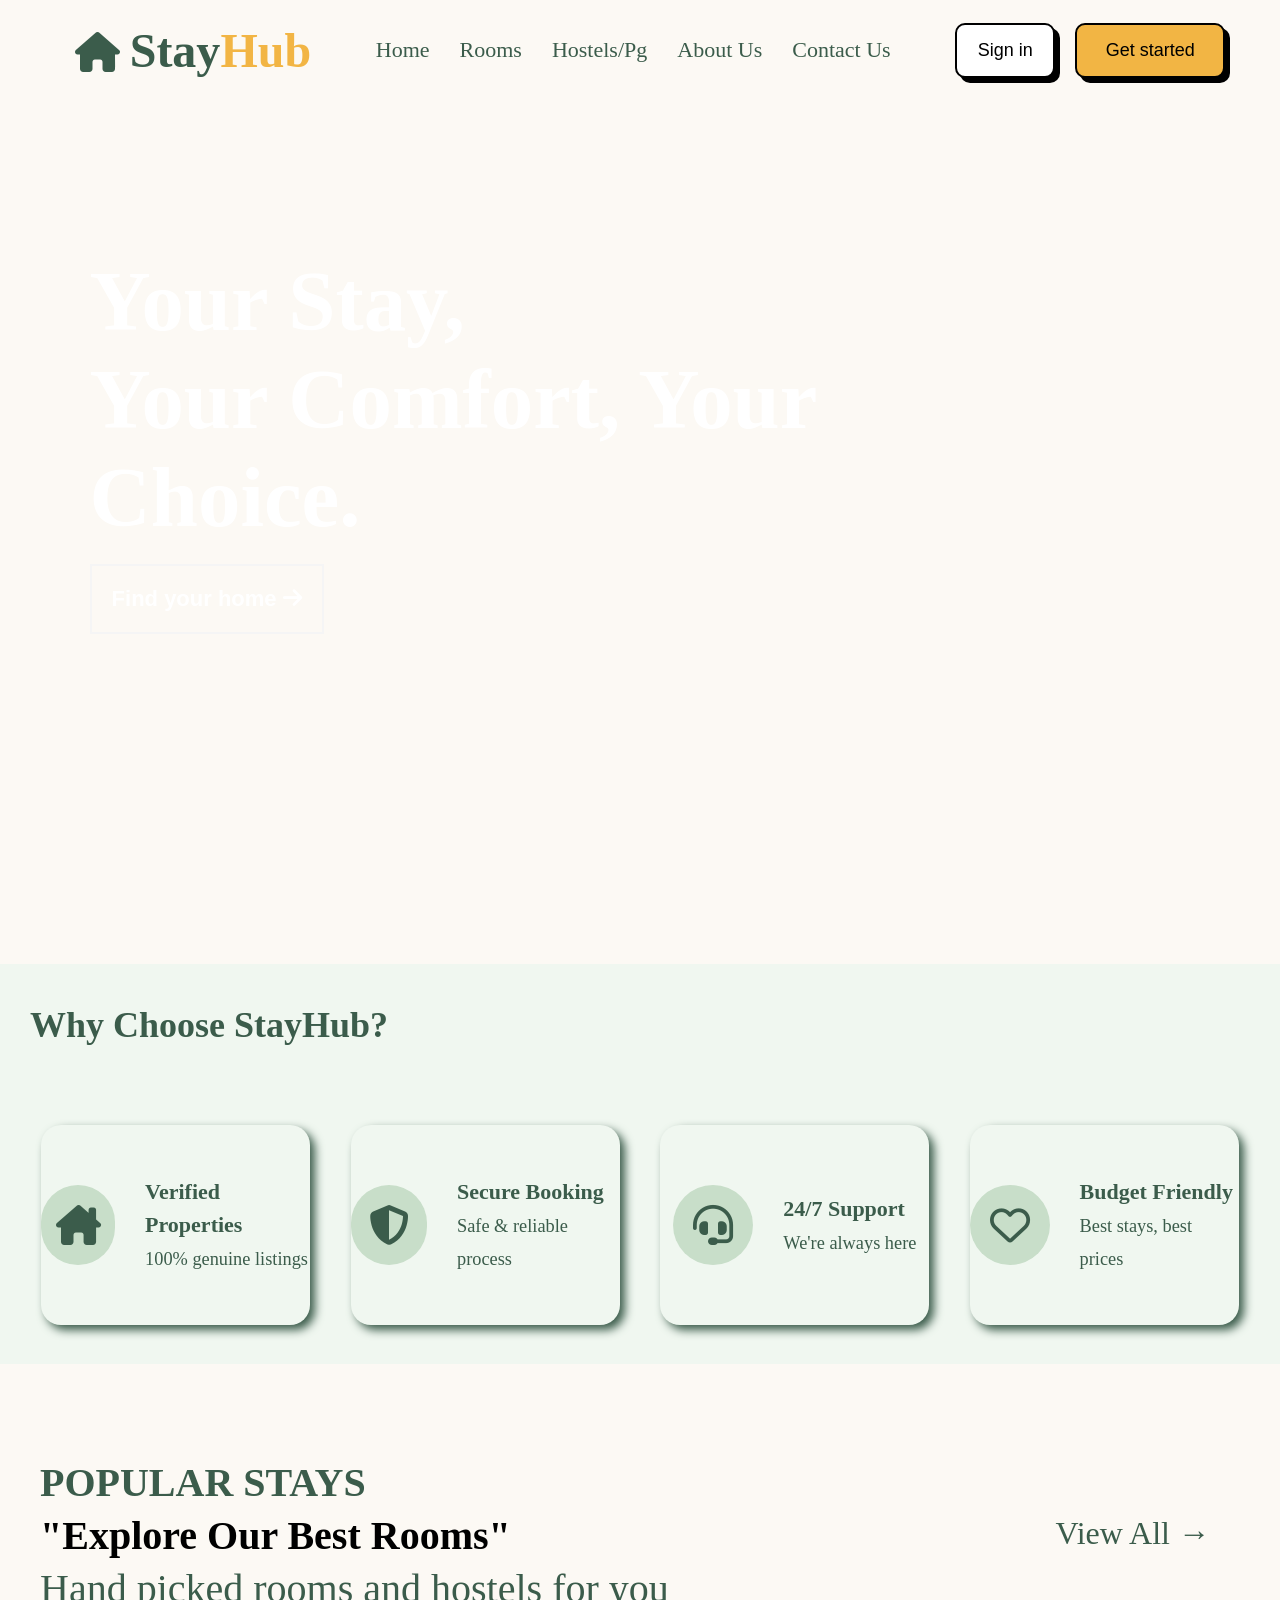
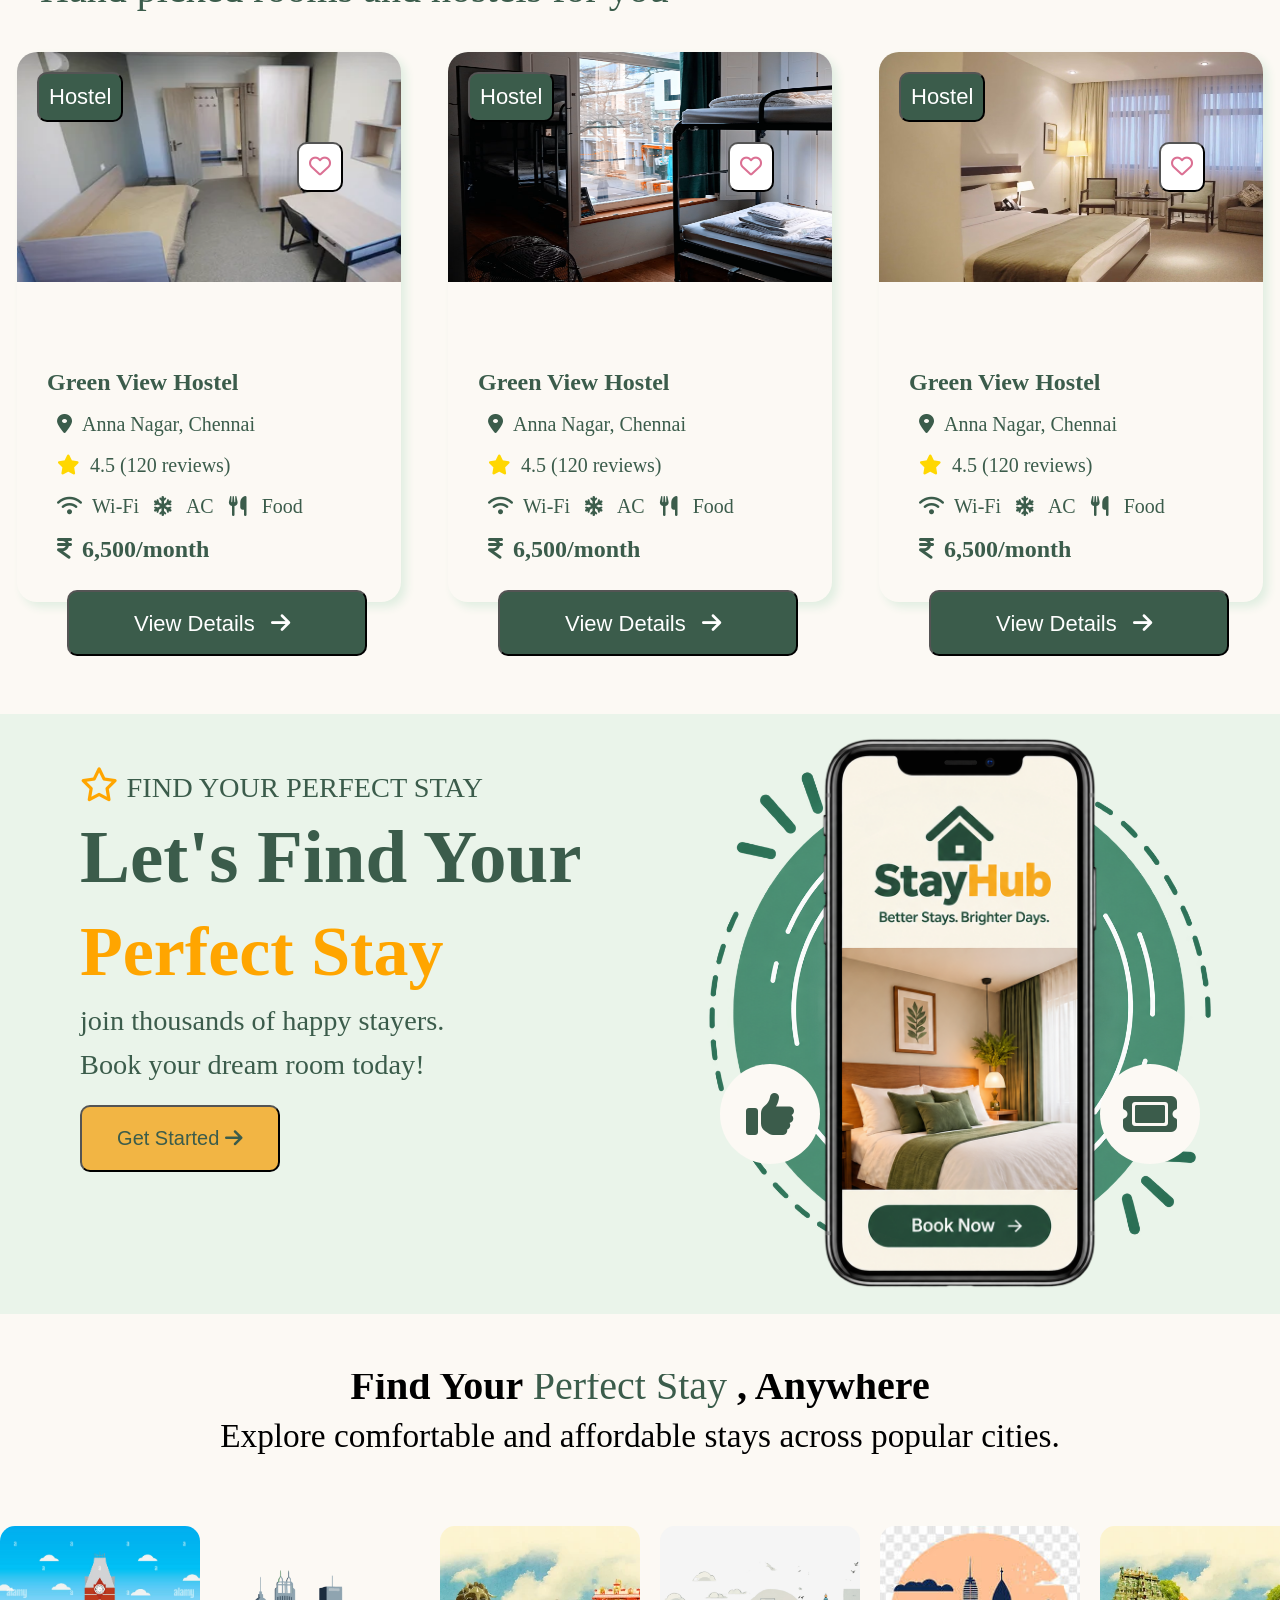
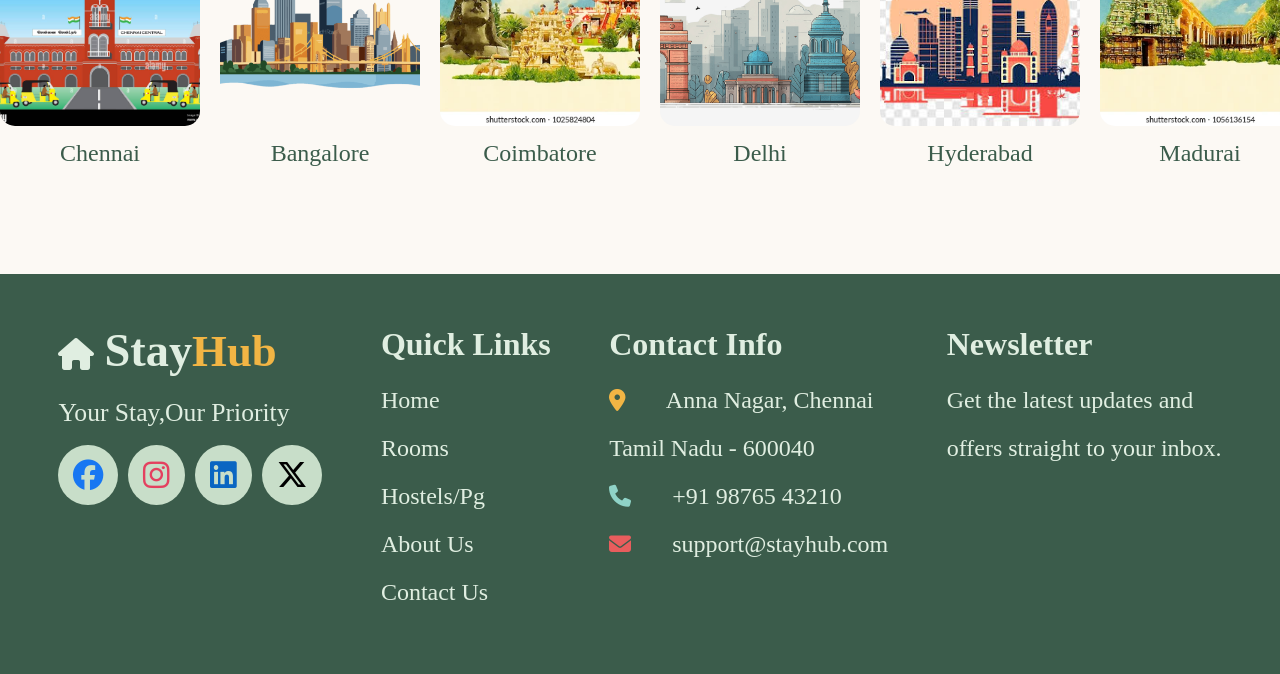
<file: index.html>
<!DOCTYPE html>
<html lang="en">
<head>
    <meta charset="UTF-8">
    <meta name="viewport" content="width=device-width, initial-scale=1.0">
    <title>StayHub</title>
    <link rel="stylesheet" href="index.css">
    <link rel="stylesheet" href="https://cdnjs.cloudflare.com/ajax/libs/font-awesome/6.7.2/css/all.min.css">
</head>
<body>
    <div class="container">
        <!-- HEADER SECTION-->
        <header>
            <nav>
                <div class="header">
                    <h1> <i class="fa-solid fa-house"></i><span class="stay">Stay</span><span class="hub">Hub</span></h1>
                   <div class="header-content " >
                    <a href="./index.html">Home</a>
                    <a href="./room.html">Rooms</a>
                    <a href="./hostel.html">Hostels/Pg</a>
                    <a href="./about.html">About Us</a>
                    <a href="./contact.html">Contact Us</a></div>

                    <div class="sign-in">
                    <button><a href="./sign.html">Sign in</a></button>
                    <button>Get started</button></div>
                 </nav> </div>
        </header>
        <!--VIDEO SECTION-->
<main>
    <section class="hero">
        <video autoplay muted loop>
            <source src="./video/135141-761273478.mp4" type="video/mp4">
        </video>
        <div class="hero-content">
            <h2 >Your Stay,<br>Your  Comfort, Your <br>Choice.</h2><br>
    <button>Find your home <i class="fa-solid fa-arrow-right"></i></button>
        </div>
    </section>
    <!--CARD SECTION-->
    <section>
        <div class="avaliable">
            <div class="h2">
                <h2><b>Why Choose StayHub?</b></h2>
            </div>
             
            <div class="card"> <i class="fa-solid fa-house-chimney"></i>
            <p> <b>Verified Properties</b> <br>
           <small>100% genuine listings</small> </p></div>
            <div class="card">
                 <i class="fa-solid fa-shield-halved"></i>
                 <p> <b>Secure Booking</b> <br>
             <small>Safe & reliable process</small></p>
            </div>
            <div class="card">
                 <i class="fa-solid fa-headset"></i>
                 <p> <b>24/7 Support </b><br>
              <small>We're always here</small> </p>
            </div>
            <div class="card">
                 <i class="fa-regular fa-heart"></i>
                 <p> <b>Budget Friendly </b><br>
            <small>Best stays, best prices</small></p>
            </div>
        </div>
    </section>

<!--EXPLORE SECTION-->
 <section>
    <div class="explore">
        <div class="explore-content">        <p><small> <b>POPULAR STAYS</b></small><br>
            <b> <span style="color: black;font-size: 40px;">"Explore Our Best Rooms"</span></b><br>
        <small>Hand picked rooms and hostels for you</small>
        <p style="font-size: 2rem;">View All →</p></div>
        <div class="explore-boxes">

            <div class="box">
                <div class="relative b1">
                <button>Hostel</button>
                <button><i class="fa-regular fa-heart"></i></button>
                <div class="absolute">
                <p> <b>Green View Hostel</b> <br>

          <small> <i class="fa-solid fa-location-dot"></i>Anna Nagar, Chennai <br>
          <i class="fa-solid fa-star" style="color: gold;"></i>4.5 (120 reviews) <br>
          <i class="fa-solid fa-wifi"></i>Wi-Fi <i class="fa-solid fa-snowflake"></i> AC <i class="fa-solid fa-utensils"></i> Food </small> <br>
           <b > <i class="fa-solid fa-indian-rupee-sign"></i>6,500/month</b> 
            <button>View Details <i class="fa-solid fa-arrow-right"></i></button> </p></div></div>
            </div>
            <div class="box">
                <div class="relative b2">
                <button>Hostel</button>
                <button><i class="fa-regular fa-heart"></i></button>
                <div class="absolute">
                <p> <b>Green View Hostel</b> <br>

          <small> <i class="fa-solid fa-location-dot"></i>Anna Nagar, Chennai <br>
          <i class="fa-solid fa-star" style="color: gold;"></i>4.5 (120 reviews) <br>
          <i class="fa-solid fa-wifi"></i>Wi-Fi <i class="fa-solid fa-snowflake"></i> AC <i class="fa-solid fa-utensils"></i> Food </small> <br>
           <b > <i class="fa-solid fa-indian-rupee-sign"></i>6,500/month</b> 
            <button>View Details <i class="fa-solid fa-arrow-right"></i></button> </p></div></div>


            </div>
            <div class="box">
                <div class="relative b3">
                <button>Hostel</button>
                <button><i class="fa-regular fa-heart"></i></button>
                <div class="absolute">
                <p> <b>Green View Hostel</b> <br>

          <small> <i class="fa-solid fa-location-dot"></i>Anna Nagar, Chennai <br>
          <i class="fa-solid fa-star" style="color: gold;"></i>4.5 (120 reviews) <br>
          <i class="fa-solid fa-wifi"></i>Wi-Fi <i class="fa-solid fa-snowflake"></i> AC <i class="fa-solid fa-utensils"></i> Food </small> <br>
           <b > <i class="fa-solid fa-indian-rupee-sign"></i>6,500/month</b> 
            <button>View Details <i class="fa-solid fa-arrow-right"></i></button> </p></div></div>
            </div>
            

            
        </div>
        
    </div>
 </section>
 <!-- PERFECT STAY SECTION-->
  <section>
  <div class="perfect">
    <div class="box1">
        <p><i class="fa-regular fa-star " style="color: orange;"></i> <small>FIND YOUR PERFECT STAY</small> <br>
 <b style="font-size: 75px;">Let's Find Your</b> <br>
 <b style="color: orange;font-size: 70px;">Perfect Stay</b> <br>
<small>join thousands of happy stayers.</small> <br>
<small>Book your dream room today! </small></p>
<button>Get Started <i class="fa-solid fa-arrow-right"></i></button> 



    </div>
    <div class="box2 ">
        <img src="./image/roller.png" alt="">
        <div class="img-child">
            <img src="./image/newph.png" alt="">
        </div>
        <div class="thumb">
            <div class="thumb1">
            <i class="fa-solid fa-thumbs-up"></i></div>
            <div class="smile">
            <i class="fa-solid fa-ticket"></i></div>
        </div>
    </div>
  </div>
  </section>

  <!-- BOTTOM SECTION -->
   <section>
    <div class="location">
        <div class="location-content">
            <p><b>  Find Your <span>Perfect Stay</span> , Anywhere </b></p><br>
      <p><small>Explore comfortable and affordable stays across popular cities.</small></p>
      
    </div>
        <div class="roll-location">


            <div class="location-item">
                <img src="./image/gen.jpg" alt="">
                <p>Chennai</p>
            </div>

            <div class="location-item">
                <img src="./image/1ban.png" alt="">
                <p>Bangalore</p>
            </div>

            <div class="location-item">
                <img src="./image/1com.webp" alt="">
                <p>Coimbatore</p>
            </div>

            <div class="location-item">
                <img src="./image/1del.png" alt="">
                <p>Delhi</p>
            </div>

            <div class="location-item">
                <img src="./image/1hyd.jpg" alt="">
                <p>Hyderabad</p>
            </div>

            <div class="location-item">
                <img src="./image/1mad.webp" alt="">
                <p>Madurai</p>
            </div>

            <div class="location-item">
                <img src="./image/1mum.png" alt="">
                <p>Mumbai</p>
            </div>

            <div class="location-item">
                <img src="./image/1pondi.jpg" alt="">
                <p>Pondicherry</p>
            </div>

            <div class="location-item">
                <img src="./image/1pune.png" alt="">
                <p>Pune</p>
            </div>

            <div class="location-item">
                <img src="./image/chen.jpg" alt="">
                <p>Chennai</p>
            </div>

            <!-- DUPLICATE FOR CONTINUOUS LOOP -->

            <div class="location-item">
                <img src="./image/gen.jpg" alt="">
                <p>Chennai</p>
            </div>

            <div class="location-item">
                <img src="./image/1ban.png" alt="">
                <p>Bangalore</p>
            </div>

            <div class="location-item">
                <img src="./image/1com.webp" alt="">
                <p>Coimbatore</p>
            </div>

            <div class="location-item">
                <img src="./image/1del.png" alt="">
                <p>Delhi</p>
            </div>

            <div class="location-item">
                <img src="./image/1hyd.jpg" alt="">
                <p>Hyderabad</p>
            </div>

            <div class="location-item">
                <img src="./image/1mad.webp" alt="">
                <p>Madurai</p>
            </div>

            <div class="location-item">
                <img src="./image/1mum.png" alt="">
                <p>Mumbai</p>
            </div>

            <div class="location-item">
                <img src="./image/1pondi.jpg" alt="">
                <p>Pondicherry</p>
            </div>

            <div class="location-item">
                <img src="./image/1pune.png" alt="">
                <p>Pune</p>
            </div>

            <div class="location-item">
                <img src="./image/chen.jpg" alt="">
                <p>Chennai</p>
            </div>       
</div>
</div>  
   </section>
   <!-- CONTACT US -->
    <div class="contact">
        <div class="c1">
            <h2> <i class="fa-solid fa-house"></i><span class="stay">Stay</span><span class="hub">Hub</span> <br>  </h2>
            <p>Your Stay,Our Priority</p>
            <div class="social-icons">
    <i class="fa-brands fa-facebook"></i>
    <i class="fa-brands fa-instagram"></i>
    <i class="fa-brands fa-linkedin"></i>
    <i class="fa-brands fa-x-twitter"></i>
</div>
        </div>
        <div class="c2">
            <h3>Quick Links</h3>
                    <p>Home</p>
                    <p>Rooms</p>
                    <p>Hostels/Pg</p>
                    <p>About Us</p>
                    <p>Contact Us</p>
            
        </div>
        <div class="c3"><h3>Contact Info</h3>
<p> <i class="fa-solid fa-location-dot"></i>
Anna Nagar, Chennai<br>Tamil Nadu - 600040</p>
<p>  <i class="fa-solid fa-phone"></i>
+91 98765 43210</p>
<p> <i class="fa-solid fa-envelope"></i>
support@stayhub.com</p></div>
<div class="c4">
    <h3>Newsletter</h3>
<p>Get the latest updates and<br>offers straight to your inbox.</p>
</div>
    </div>

</main>    
    </div>
    
</body>
</html>
</file>
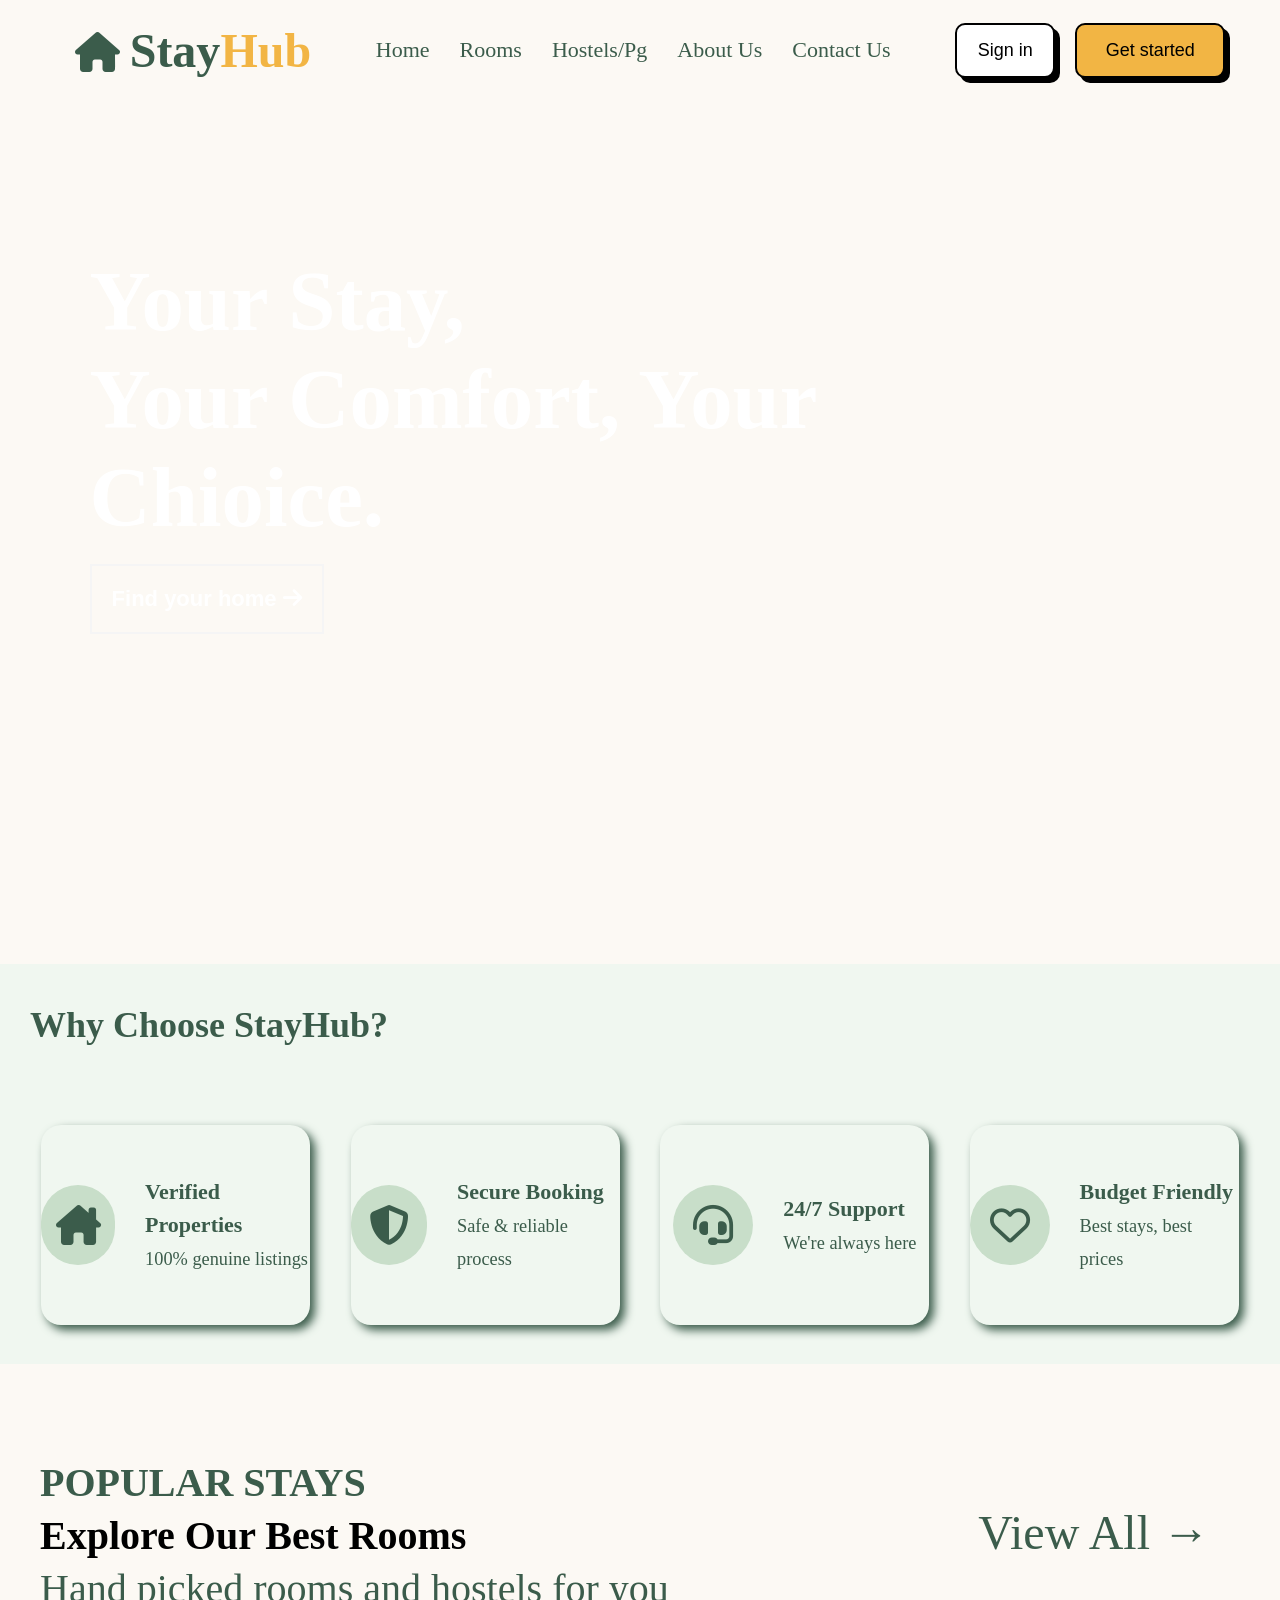
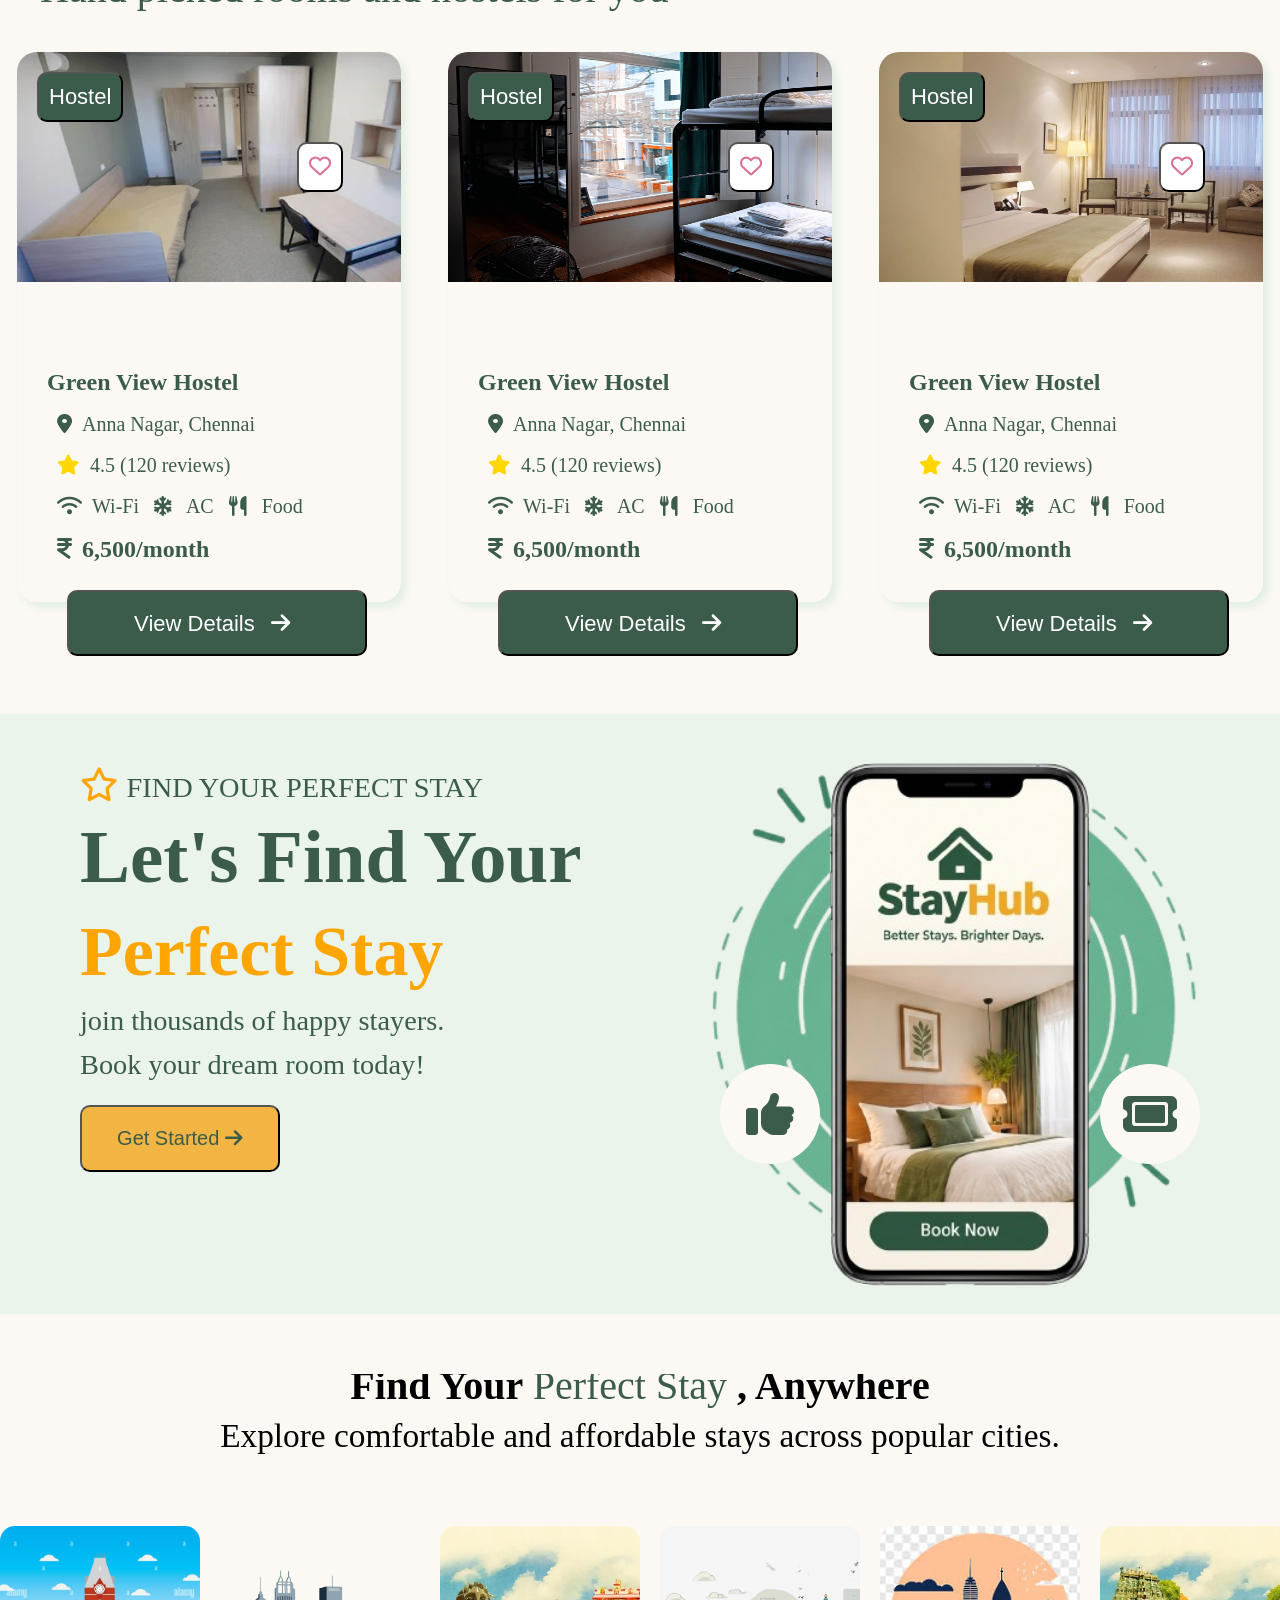
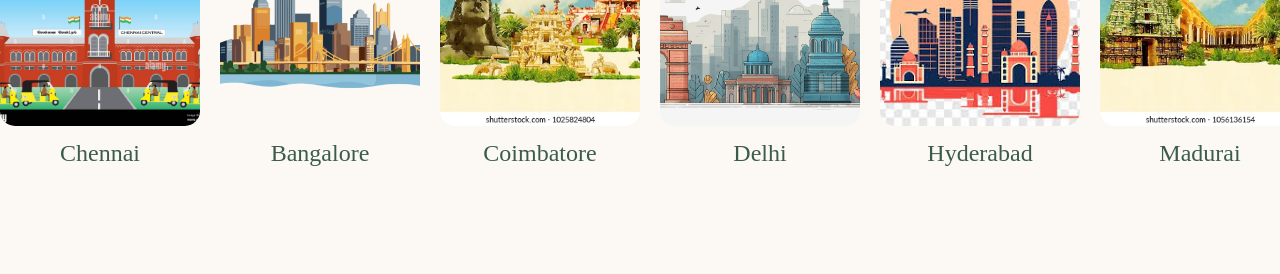
<file: about.html>
<!DOCTYPE html>
<html lang="en">
<head>
    <meta charset="UTF-8">
    <meta name="viewport" content="width=device-width, initial-scale=1.0">
    <title>ABOUT US</title>
    <link rel="stylesheet" href="index.css">
        <link rel="stylesheet" href="https://cdnjs.cloudflare.com/ajax/libs/font-awesome/6.7.2/css/all.min.css">


</head>
<body> 
    <!-- HEADER SECTION -->
    <header>
            <nav>
                <div class="header">
                    <h1> <i class="fa-solid fa-house"></i><span class="stay">Stay</span><span class="hub">Hub</span></h1>
                   <div class="header-content " >
                    <a href="./index.html">Home</a>
                    <a href="./room.html">Rooms</a>
                    <a href="./hostel.html">Hostels/Pg</a>
                    <a href="./about.html">About Us</a>
                    <a href="./contact.html">Contact Us</a></div>

                    <div class="sign-in">
                    <button><a href="./sign.html">Sign in</a></button>
                    <button>Get started</button></div>
                 </nav> </div>
        </header>
    <main>
    <section class="hero">
        <video autoplay muted loop>
            <source src="./video/135141-761273478.mp4" type="video/mp4">
        </video>
        <div class="hero-content">
            <h2 >Your Stay,<br>Your  Comfort, Your <br>Chioice.</h2><br>
    <button>Find your home <i class="fa-solid fa-arrow-right"></i></button>
        </div>
    </section>
    <!--CARD SECTION-->
    <section>
        <div class="avaliable">
            <div class="h2">
                <h2><b>Why Choose StayHub?</b></h2>
            </div>
             
            <div class="card"> <i class="fa-solid fa-house-chimney"></i>
            <p> <b>Verified Properties</b> <br>
           <small>100% genuine listings</small> </p></div>
            <div class="card">
                 <i class="fa-solid fa-shield-halved"></i>
                 <p> <b>Secure Booking</b> <br>
             <small>Safe & reliable process</small></p>
            </div>
            <div class="card">
                 <i class="fa-solid fa-headset"></i>
                 <p> <b>24/7 Support </b><br>
              <small>We're always here</small> </p>
            </div>
            <div class="card">
                 <i class="fa-regular fa-heart"></i>
                 <p> <b>Budget Friendly </b><br>
            <small>Best stays, best prices</small></p>
            </div>
        </div>
    </section>

<!--EXPLORE SECTION-->
 <section>
    <div class="explore">
        <div class="explore-content">        <p><small> <b>POPULAR STAYS</b></small><br>
            <b> <span style="color: black;font-size: 40px;">Explore Our Best Rooms</span></b><br>
        <small>Hand picked rooms and hostels for you</small>
        <p>View All →</p></div>
        <div class="explore-boxes">

            <div class="box">
                <div class="relative b1">
                <button>Hostel</button>
                <button><i class="fa-regular fa-heart"></i></button>
                <div class="absolute">
                <p> <b>Green View Hostel</b> <br>

          <small> <i class="fa-solid fa-location-dot"></i>Anna Nagar, Chennai <br>
          <i class="fa-solid fa-star" style="color: gold;"></i>4.5 (120 reviews) <br>
          <i class="fa-solid fa-wifi"></i>Wi-Fi <i class="fa-solid fa-snowflake"></i> AC <i class="fa-solid fa-utensils"></i> Food </small> <br>
           <b > <i class="fa-solid fa-indian-rupee-sign"></i>6,500/month</b> 
            <button>View Details <i class="fa-solid fa-arrow-right"></i></button> </p></div></div>
            </div>
            <div class="box">
                <div class="relative b2">
                <button>Hostel</button>
                <button><i class="fa-regular fa-heart"></i></button>
                <div class="absolute">
                <p> <b>Green View Hostel</b> <br>

          <small> <i class="fa-solid fa-location-dot"></i>Anna Nagar, Chennai <br>
          <i class="fa-solid fa-star" style="color: gold;"></i>4.5 (120 reviews) <br>
          <i class="fa-solid fa-wifi"></i>Wi-Fi <i class="fa-solid fa-snowflake"></i> AC <i class="fa-solid fa-utensils"></i> Food </small> <br>
           <b > <i class="fa-solid fa-indian-rupee-sign"></i>6,500/month</b> 
            <button>View Details <i class="fa-solid fa-arrow-right"></i></button> </p></div></div>


            </div>
            <div class="box">
                <div class="relative b3">
                <button>Hostel</button>
                <button><i class="fa-regular fa-heart"></i></button>
                <div class="absolute">
                <p> <b>Green View Hostel</b> <br>

          <small> <i class="fa-solid fa-location-dot"></i>Anna Nagar, Chennai <br>
          <i class="fa-solid fa-star" style="color: gold;"></i>4.5 (120 reviews) <br>
          <i class="fa-solid fa-wifi"></i>Wi-Fi <i class="fa-solid fa-snowflake"></i> AC <i class="fa-solid fa-utensils"></i> Food </small> <br>
           <b > <i class="fa-solid fa-indian-rupee-sign"></i>6,500/month</b> 
            <button>View Details <i class="fa-solid fa-arrow-right"></i></button> </p></div></div>
            </div>
            

            
        </div>
        
    </div>
 </section>
 <!-- PERFECT STAY SECTION-->
  <section>
  <div class="perfect">
    <div class="box1">
        <p><i class="fa-regular fa-star " style="color: orange;"></i> <small>FIND YOUR PERFECT STAY</small> <br>
 <b style="font-size: 75px;">Let's Find Your</b> <br>
 <b style="color: orange;font-size: 70px;">Perfect Stay</b> <br>
<small>join thousands of happy stayers.</small> <br>
<small>Book your dream room today! </small></p>
<button>Get Started <i class="fa-solid fa-arrow-right"></i></button> 



    </div>
    <div class="box2 ">
        <img src="./image/rbr.png" alt="">
        <div class="img-child">
            <img src="./image/stayph.png" alt="">
        </div>
        <div class="thumb">
            <div class="thumb1">
            <i class="fa-solid fa-thumbs-up"></i></div>
            <div class="smile">
            <i class="fa-solid fa-ticket"></i></div>
        </div>
    </div>
  </div>
  </section>

  <!-- BOTTOM SECTION -->
   <section>
    <div class="location">
        <div class="location-content">
            <p><b>  Find Your <span>Perfect Stay</span> , Anywhere </b></p><br>
      <p><small>Explore comfortable and affordable stays across popular cities.</small></p>
      
    </div>
        <div class="roll-location">


            <div class="location-item">
                <img src="./image/gen.jpg" alt="">
                <p>Chennai</p>
            </div>

            <div class="location-item">
                <img src="./image/1ban.png" alt="">
                <p>Bangalore</p>
            </div>

            <div class="location-item">
                <img src="./image/1com.webp" alt="">
                <p>Coimbatore</p>
            </div>

            <div class="location-item">
                <img src="./image/1del.png" alt="">
                <p>Delhi</p>
            </div>

            <div class="location-item">
                <img src="./image/1hyd.jpg" alt="">
                <p>Hyderabad</p>
            </div>

            <div class="location-item">
                <img src="./image/1mad.webp" alt="">
                <p>Madurai</p>
            </div>

            <div class="location-item">
                <img src="./image/1mum.png" alt="">
                <p>Mumbai</p>
            </div>

            <div class="location-item">
                <img src="./image/1pondi.jpg" alt="">
                <p>Pondicherry</p>
            </div>

            <div class="location-item">
                <img src="./image/1pune.png" alt="">
                <p>Pune</p>
            </div>

            <div class="location-item">
                <img src="./image/chen.jpg" alt="">
                <p>Chennai</p>
            </div>

            <!-- DUPLICATE FOR CONTINUOUS LOOP -->

            <div class="location-item">
                <img src="./image/gen.jpg" alt="">
                <p>Chennai</p>
            </div>

            <div class="location-item">
                <img src="./image/1ban.png" alt="">
                <p>Bangalore</p>
            </div>

            <div class="location-item">
                <img src="./image/1com.webp" alt="">
                <p>Coimbatore</p>
            </div>

            <div class="location-item">
                <img src="./image/1del.png" alt="">
                <p>Delhi</p>
            </div>

            <div class="location-item">
                <img src="./image/1hyd.jpg" alt="">
                <p>Hyderabad</p>
            </div>

            <div class="location-item">
                <img src="./image/1mad.webp" alt="">
                <p>Madurai</p>
            </div>

            <div class="location-item">
                <img src="./image/1mum.png" alt="">
                <p>Mumbai</p>
            </div>

            <div class="location-item">
                <img src="./image/1pondi.jpg" alt="">
                <p>Pondicherry</p>
            </div>

            <div class="location-item">
                <img src="./image/1pune.png" alt="">
                <p>Pune</p>
            </div>

            <div class="location-item">
                <img src="./image/chen.jpg" alt="">
                <p>Chennai</p>
            </div>       
</div>
</div>  
   </section>
</body>
</html>
</file>
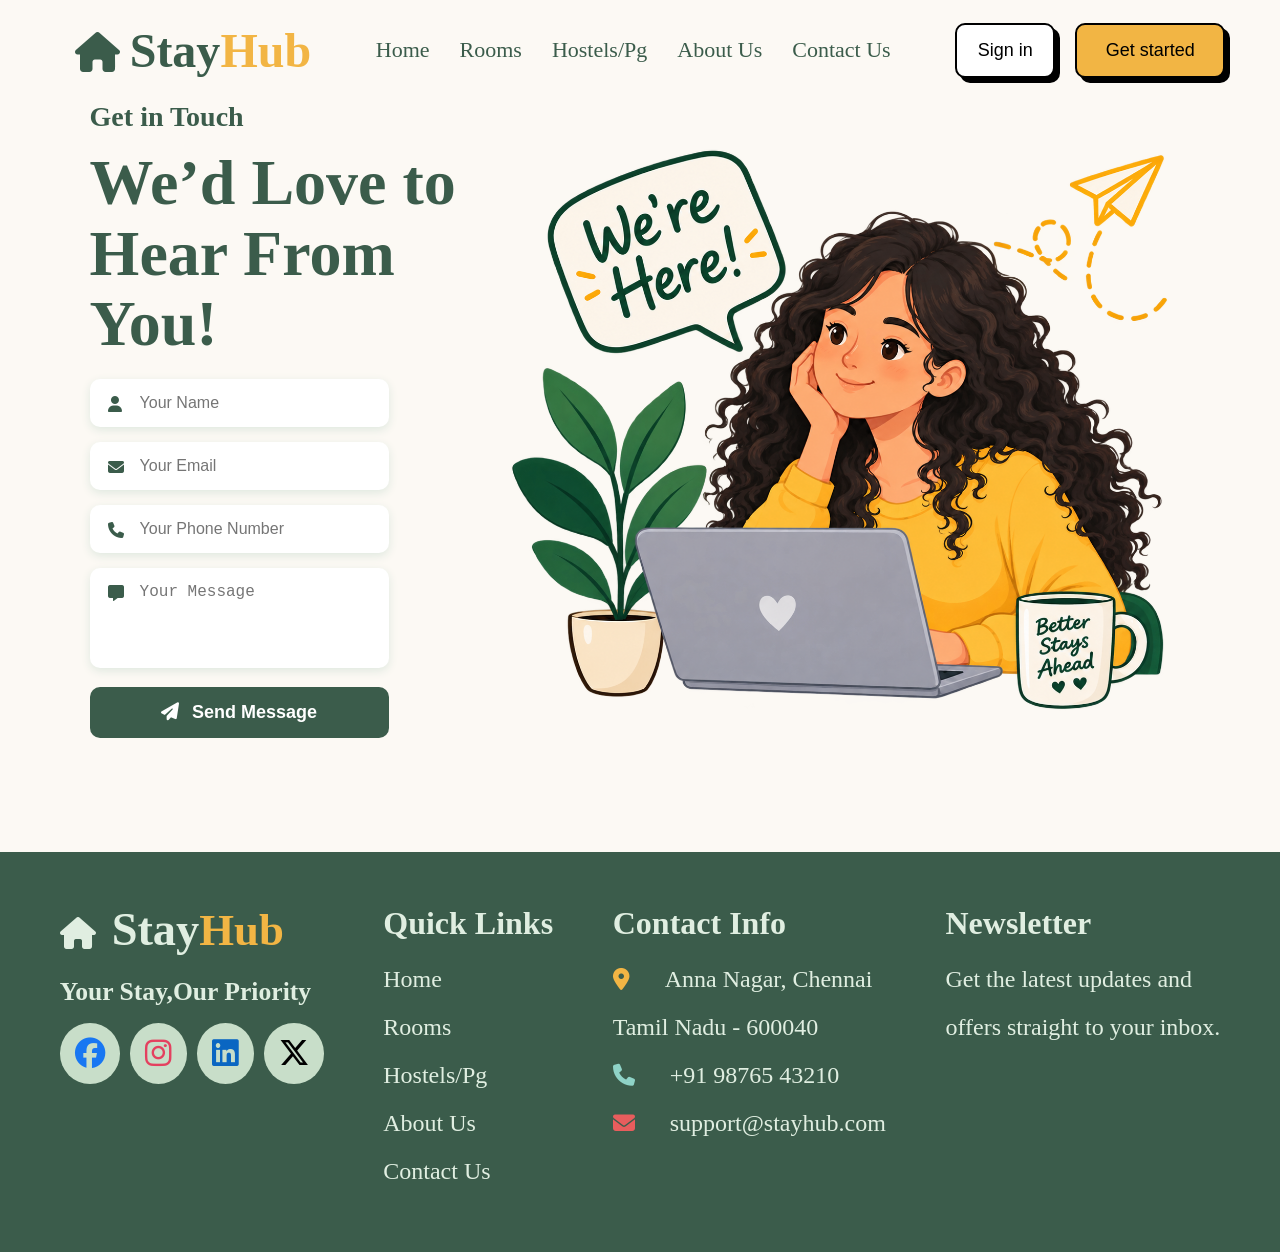
<file: contact.html>
<!DOCTYPE html>
<html lang="en">
<head>
    <meta charset="UTF-8">
    <meta name="viewport" content="width=device-width, initial-scale=1.0">
    <title>CONTAT US</title>
    <link rel="stylesheet" href="contact.css">
        <link rel="stylesheet" href="https://cdnjs.cloudflare.com/ajax/libs/font-awesome/6.7.2/css/all.min.css">
<!-- HEADER CONTENT -->
</head>
<body>
    <header>
            <nav>
                <div class="header">
                    <h1> <i class="fa-solid fa-house"></i><span class="stay">Stay</span><span class="hub">Hub</span></h1>
                   <div class="header-content " >
                    <a href="./index.html">Home</a>
                    <a href="./room.html">Rooms</a>
                    <a href="./hostel.html">Hostels/Pg</a>
                    <a href="./about.html">About Us</a>
                    <a href="./contact.html">Contact Us</a></div>

                    <div class="sign-in">
                    <button><a href="./sign.html">Sign in</a></button>
                    <button>Get started</button></div>
                 </nav> </div>
        </header>
<!-- CONTACT HERO -->

<div class="contact-hero">

    <div class="contact-form">

        <h2>Get in Touch</h2>
        <h1>We’d Love to<br>Hear From You!</h1>

        <div class="input-box">
            <i class="fa-solid fa-user"></i>
            <input type="text" placeholder="Your Name">
        </div>

        <div class="input-box">
            <i class="fa-solid fa-envelope"></i>
            <input type="email" placeholder="Your Email">
        </div>

        <div class="input-box">
            <i class="fa-solid fa-phone"></i>
            <input type="text" placeholder="Your Phone Number">
        </div>

        <div class="input-box">
            <i class="fa-solid fa-message"></i>
            <textarea placeholder="Your Message"></textarea>
        </div>

        <button class="send-btn">
            <i class="fa-solid fa-paper-plane"></i>
            Send Message
        </button>

    </div>


    <div class="contact-image">

        <img src="./image/yellow.png" alt="Contact Us">

    </div>

</div>




        <!-- CONTACT -->
        <div class="contact">
        <div class="c1">
            <h2> <i class="fa-solid fa-house"></i>
                <span class="stay">Stay</span><span class="hub">Hub</span> <br> <p>Your Stay,Our Priority</p> </h2>
            <div class="social-icons">
    <i class="fa-brands fa-facebook"></i>
    <i class="fa-brands fa-instagram"></i>
    <i class="fa-brands fa-linkedin"></i>
    <i class="fa-brands fa-x-twitter"></i>
</div>
        </div>
        <div class="c2">
            <h3>Quick Links</h3>
                    <p>Home</p>
                    <p>Rooms</p>
                    <p>Hostels/Pg</p>
                    <p>About Us</p>
                    <p>Contact Us</p>
            
        </div>
        <div class="c3">
            <h3>Contact Info</h3>
<p> <i class="fa-solid fa-location-dot"></i>Anna Nagar, Chennai<br>Tamil Nadu - 600040</p>
<p>  <i class="fa-solid fa-phone"></i>+91 98765 43210</p>
<p> <i class="fa-solid fa-envelope"></i>support@stayhub.com</p></div>

<div class="c4">
    <h3>Newsletter</h3>
<p>Get the latest updates and<br>offers straight to your inbox.</p>
</div>
    </div>
</body>
</html>
</file>
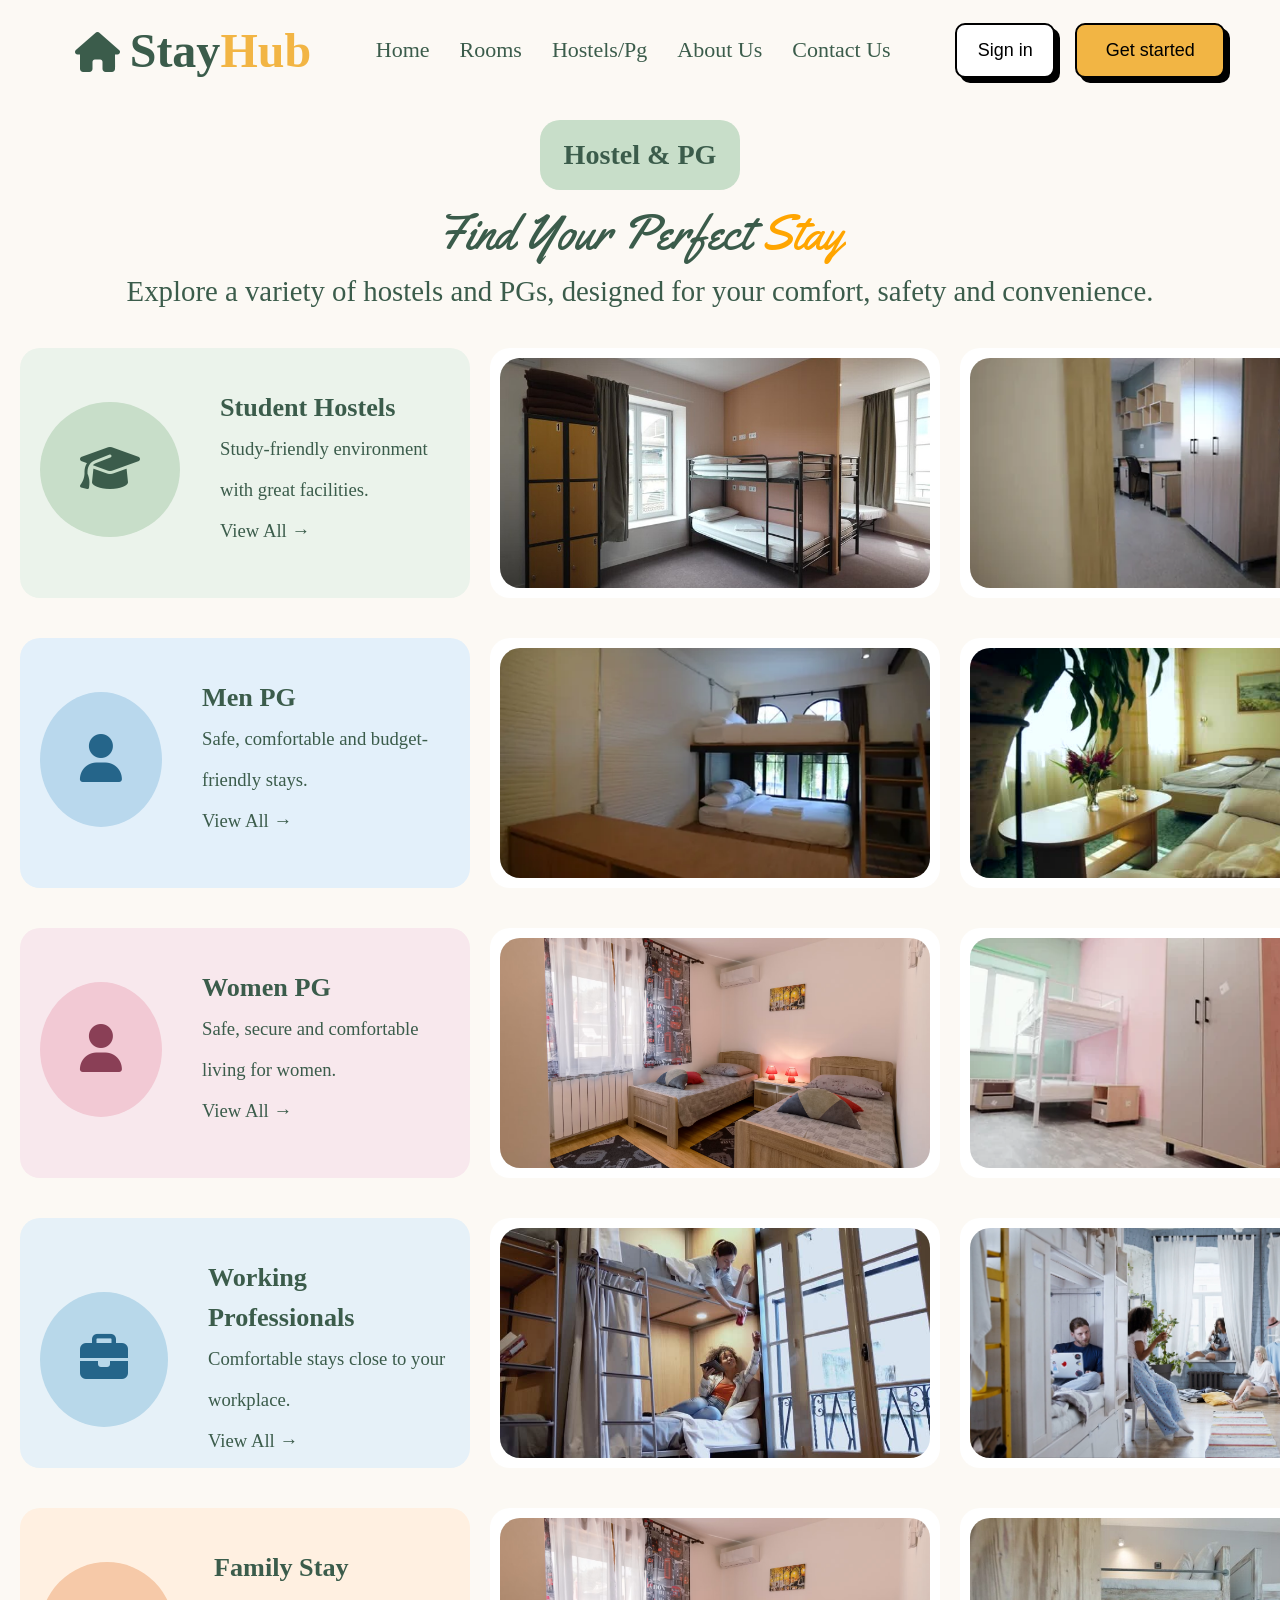
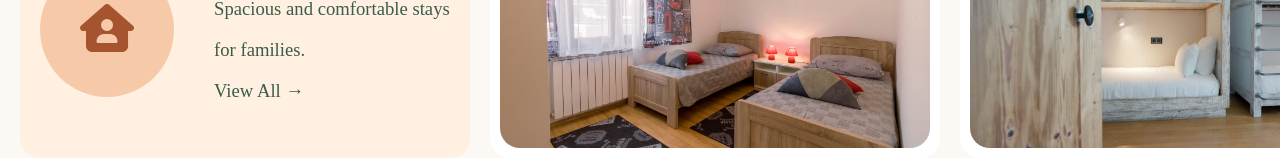
<file: hostel.html>
<!DOCTYPE html>
<html lang="en">
<head>
    <meta charset="UTF-8">
    <meta name="viewport" content="width=device-width, initial-scale=1.0">
    <title>HOSTEL AND PG</title>
    <link rel="stylesheet" href="hostel.css">
    <link href="https://fonts.googleapis.com/css2?family=Yellowtail&display=swap" rel="stylesheet">
    <link rel="stylesheet" href="https://cdnjs.cloudflare.com/ajax/libs/font-awesome/6.7.2/css/all.min.css">
</head>
<body>
    <header>
            <nav>
                <div class="header">
                    <h1> <i class="fa-solid fa-house"></i><span class="stay">Stay</span><span class="hub">Hub</span></h1>
                   <div class="header-content " >
                    <a href="./index.html">Home</a>
                    <a href="./room.html">Rooms</a>
                    <a href="./hostel.html">Hostels/Pg</a>
                    <a href="./about.html">About Us</a>
                    <a href="./contact.html">Contact Us</a></div>

                    <div class="sign-in">
                    <button><a href="./sign.html">Sign in</a></button>
                    <button>Get started</button></div>
                 </nav> </div>
        </header>
<!-- ALL HOSTEL -->
        <main>
            <section>
                <div class="hostels">
                <div class="hostelsh3">
                <h3>Hostel & PG</h3> </div>
                <span>Find Your Perfect <span style="color:orange;">Stay</span></span>
                <p>Explore a variety of hostels and PGs, designed for your comfort, safety and convenience.</p>
           </div>


           <!-- ALL HOSTELS -->
           <div class="std-hostel">
            <div class="std-box std1">
                <div class="std1-content">
                    <div class="std-icon">
                    <i class="fa-solid fa-graduation-cap"></i></div>
                    <div class="stds">
                    <h3>Student Hostels</h3>
                    <small>Study-friendly environment with great facilities.</small> <br>
                    <small>View All →</small></div>

                </div>
            </div>
            <div class="std-box stay-card">
                <img src="./image/h1.jpg" alt="">
                     <p> Green Nest Hostel <br>
<i class="fa-solid fa-location-dot"></i>Chennai <br>
<i class="fa-solid fa-star" style="color: gold;"></i> 4.6 (128) <br></p>
<h4> <i class="fa-solid fa-indian-rupee-sign"></i>6,500/month</h4>
            </div>
            <div class="std-box stay-card">
                <img src="./image/h2.webp" alt="">
<p>Campus Stay Hostel <br>
<i class="fa-solid fa-location-dot"></i>Coimbatore <br>
<i class="fa-solid fa-star" style="color: gold;"></i> 4.4 (96) <br></p>
<h4><i class="fa-solid fa-indian-rupee-sign"></i>5,800/month</h4>
            </div>
            <div class="std-box stay-card">
                <img src="./image/h3.avif" alt="">
<p>Student Pride Hostel <br>
<i class="fa-solid fa-location-dot"></i>Bangalore <br>
<i class="fa-solid fa-star" style="color: gold;"></i> 4.5 (110) <br></p>
<h4><i class="fa-solid fa-indian-rupee-sign"></i>6,200/month</h4>
            </div>
            <div class="std-box stay-card">
                <img src="./image/h5.avif" alt="">
<p>The Scholar Hostel <br>
<i class="fa-solid fa-location-dot"></i>Pondicherry <br>
<i class="fa-solid fa-star" style="color: gold;"></i> 4.3 (78) <br></p>
<h4><i class="fa-solid fa-indian-rupee-sign"></i>5,500/month</h4>
            </div>

            
           
            
           </div>

           <!-- MENS HOSTEL -->
            <div class="std-hostel">

    <div class="std-box men1">
        <div class="std1-content">
            <div class="std-icon men-icon">
                <i class="fa-solid fa-user"></i>
            </div>

            <div class="stds">
                <h3>Men PG</h3>
                <small>Safe, comfortable and budget-friendly stays.</small> <br>
                <small>View All →</small>
            </div>
        </div>
    </div>


    <div class="std-box stay-card">
        <img src="./image/h16.webp" alt="">
        <p>Royal Men PG <br>
            <i class="fa-solid fa-location-dot"></i>Chennai <br>
            <i class="fa-solid fa-star" style="color: gold;"></i> 4.5 (102) <br>
        </p>
        <h4><i class="fa-solid fa-indian-rupee-sign"></i>5,500/month</h4>
    </div>


    <div class="std-box stay-card">
        <img src="./image/h15.jpg" alt="">
        <p>Metro Men PG <br>
            <i class="fa-solid fa-location-dot"></i>Tambaram <br>
            <i class="fa-solid fa-star" style="color: gold;"></i> 4.2 (88) <br>
        </p>
        <h4><i class="fa-solid fa-indian-rupee-sign"></i>4,800/month</h4>
    </div>


    <div class="std-box stay-card">
        <img src="./image/h14.jpg" alt="">
        <p>Comfort Men PG <br>
            <i class="fa-solid fa-location-dot"></i>Velachery <br>
            <i class="fa-solid fa-star" style="color: gold;"></i> 4.4 (76) <br>
        </p>
        <h4><i class="fa-solid fa-indian-rupee-sign"></i>5,200/month</h4>
    </div>


    <div class="std-box stay-card">
        <img src="./image/h10.avif" alt="">
        <p>Elite Men Stay <br>
            <i class="fa-solid fa-location-dot"></i>Anna Nagar <br>
            <i class="fa-solid fa-star" style="color: gold;"></i> 4.6 (95) <br>
        </p>
        <h4><i class="fa-solid fa-indian-rupee-sign"></i>6,000/month</h4>
    </div>


    

</div>

<!-- womens hostel -->
 <div class="std-hostel">

    <div class="std-box women1">
        <div class="std1-content">
            <div class="std-icon women-icon">
                <i class="fa-solid fa-user"></i>
            </div>

            <div class="stds">
                <h3>Women PG</h3>
                <small>Safe, secure and comfortable living for women.</small> <br>
                <small>View All →</small>
            </div>
        </div>
    </div>


    <div class="std-box stay-card">
        <img src="./image/h6.avif" alt="">
        <p>Pink Petals PG <br>
            <i class="fa-solid fa-location-dot"></i>Adyar <br>
            <i class="fa-solid fa-star" style="color: gold;"></i> 4.7 (124) <br>
        </p>
        <h4><i class="fa-solid fa-indian-rupee-sign"></i>6,500/month</h4>
    </div>


    <div class="std-box stay-card">
        <img src="./image/h7.webp" alt="">
        <p>Girls Nest PG <br>
            <i class="fa-solid fa-location-dot"></i>T. Nagar <br>
            <i class="fa-solid fa-star" style="color: gold;"></i> 4.5 (102) <br>
        </p>
        <h4><i class="fa-solid fa-indian-rupee-sign"></i>5,800/month</h4>
    </div>


    <div class="std-box stay-card">
        <img src="./image/h11.jpg" alt="">
        <p>Sunshine PG <br>
            <i class="fa-solid fa-location-dot"></i>Anna Nagar <br>
            <i class="fa-solid fa-star" style="color: gold;"></i> 4.4 (86) <br>
        </p>
        <h4><i class="fa-solid fa-indian-rupee-sign"></i>5,500/month</h4>
    </div>


    <div class="std-box stay-card">
        <img src="./image/h12.webp" alt="">
        <p>Grace Ladies PG <br>
            <i class="fa-solid fa-location-dot"></i>Velachery <br>
            <i class="fa-solid fa-star" style="color: gold;"></i> 4.6 (73) <br>
        </p>
        <h4><i class="fa-solid fa-indian-rupee-sign"></i>6,200/month</h4>
    </div>


    

</div>



 <!-- WORKING PROFESSIONAL -->

<div class="std-hostel">

    <div class="std-box work1">
        <div class="std1-content">
            <div class="std-icon work-icon">
                <i class="fa-solid fa-briefcase"></i>
            </div>

            <div class="stds">
                <h3>Working Professionals</h3>
                <small>Comfortable stays close to your workplace.</small> <br>
                <small>View All →</small>
            </div>
        </div>
    </div>


    <div class="std-box stay-card">
        <img src="./image/h8.jpg" alt="">
        <p>Urban Work Stay <br>
            <i class="fa-solid fa-location-dot"></i>Chennai <br>
            <i class="fa-solid fa-star" style="color: gold;"></i> 4.6 (118) <br>
        </p>
        <h4><i class="fa-solid fa-indian-rupee-sign"></i>7,000/month</h4>
    </div>


    <div class="std-box stay-card">
        <img src="./image/h10.avif" alt="">
        <p>Corporate Comfort PG <br>
            <i class="fa-solid fa-location-dot"></i>Coimbatore <br>
            <i class="fa-solid fa-star" style="color: gold;"></i> 4.5 (94) <br>
        </p>
        <h4><i class="fa-solid fa-indian-rupee-sign"></i>6,500/month</h4>
    </div>


    <div class="std-box stay-card">
        <img src="./image/h13.jpg" alt="">
        <p>Executive Stay PG <br>
            <i class="fa-solid fa-location-dot"></i>Bangalore <br>
            <i class="fa-solid fa-star" style="color: gold;"></i> 4.7 (105) <br>
        </p>
        <h4><i class="fa-solid fa-indian-rupee-sign"></i>7,500/month</h4>
    </div>


    <div class="std-box stay-card">
        <img src="./image/h4.webp" alt="">
        <p>Metro Working Stay <br>
            <i class="fa-solid fa-location-dot"></i>Chennai <br>
            <i class="fa-solid fa-star" style="color: gold;"></i> 4.4 (82) <br>
        </p>
        <h4><i class="fa-solid fa-indian-rupee-sign"></i>6,800/month</h4>
    </div>


    



</div>
<!-- family stay -->
 <!-- FAMILY STAY -->

<div class="std-hostel">

    <!-- FAMILY INTRO BOX -->
    <div class="std-box family1">
        <div class="std1-content">

            <div class="std-icon family-icon">
                <i class="fa-solid fa-house-user"></i>
            </div>

            <div class="stds">
                <h3>Family Stay</h3>
                <small>Spacious and comfortable stays for families.</small> <br>
                <small>View All →</small>
            </div>

        </div>
    </div>


    <!-- FAMILY ROOM 2 -->
    <div class="std-box stay-card">
        <img src="./image/h6.avif" alt="">
        <p>Comfort Family Stay <br>
            <i class="fa-solid fa-location-dot"></i>Coimbatore <br>
            <i class="fa-solid fa-star" style="color: gold;"></i> 4.6 (98) <br>
        </p>
        <h4><i class="fa-solid fa-indian-rupee-sign"></i>9,500/month</h4>
    </div>

    <!-- FAMILY ROOM 3 -->
    <div class="std-box stay-card">
        <img src="./image/h14.jpg" alt="">
        <p>Green Family House <br>
            <i class="fa-solid fa-location-dot"></i>Bangalore <br>
            <i class="fa-solid fa-star" style="color: gold;"></i> 4.8 (115) <br>
        </p>
        <h4><i class="fa-solid fa-indian-rupee-sign"></i>11,000/month</h4>
    </div>
     <div class="std-box stay-card">
        <img src="./image/h3.avif" alt="">
        <p>Green Family House <br>
            <i class="fa-solid fa-location-dot"></i>Bangalore <br>
            <i class="fa-solid fa-star" style="color: gold;"></i> 4.8 (115) <br>
        </p>
        <h4><i class="fa-solid fa-indian-rupee-sign"></i>11,000/month</h4>
    </div> <div class="std-box stay-card">
        <img src="./image/h8.jpg" alt="">
        <p>Green Family House <br>
            <i class="fa-solid fa-location-dot"></i>Bangalore <br>
            <i class="fa-solid fa-star" style="color: gold;"></i> 4.8 (115) <br>
        </p>
        <h4><i class="fa-solid fa-indian-rupee-sign"></i>11,000/month</h4>
    </div>

            </section>
           
                
</body>
</html>
</file>
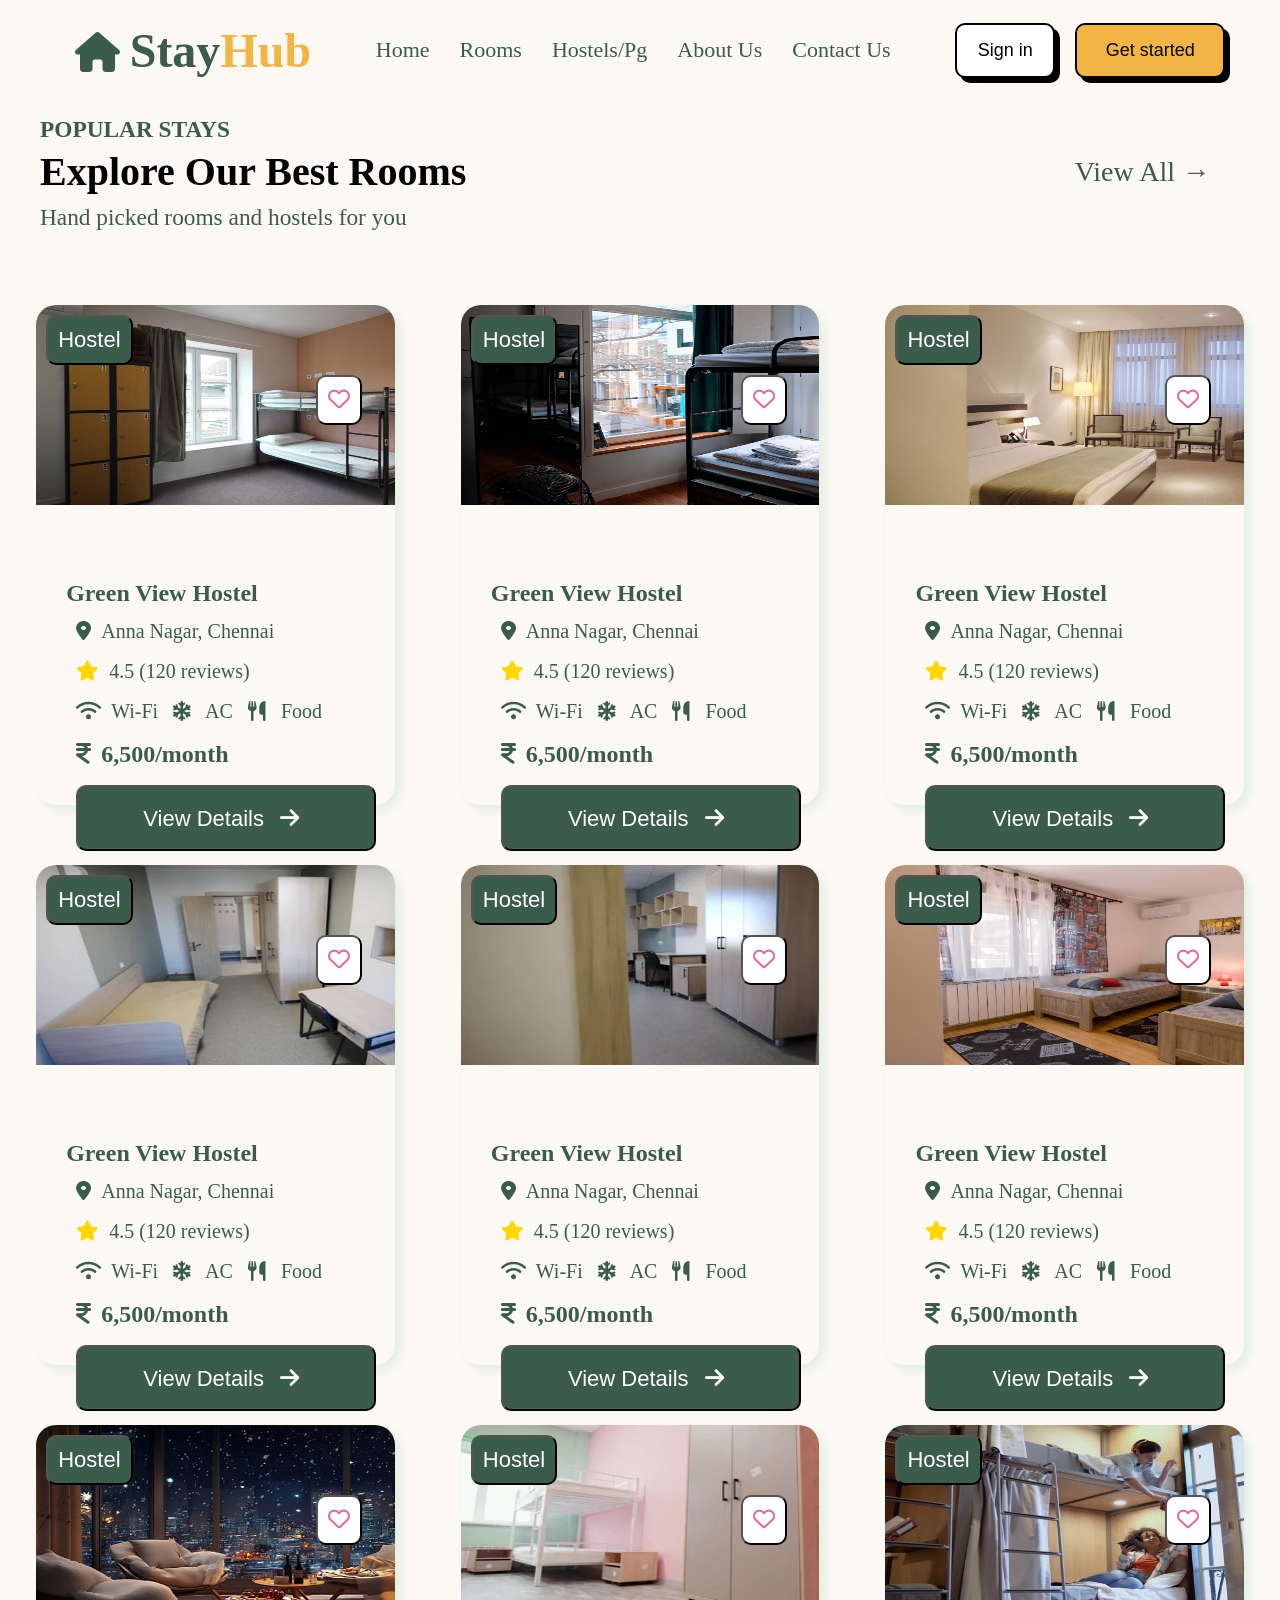
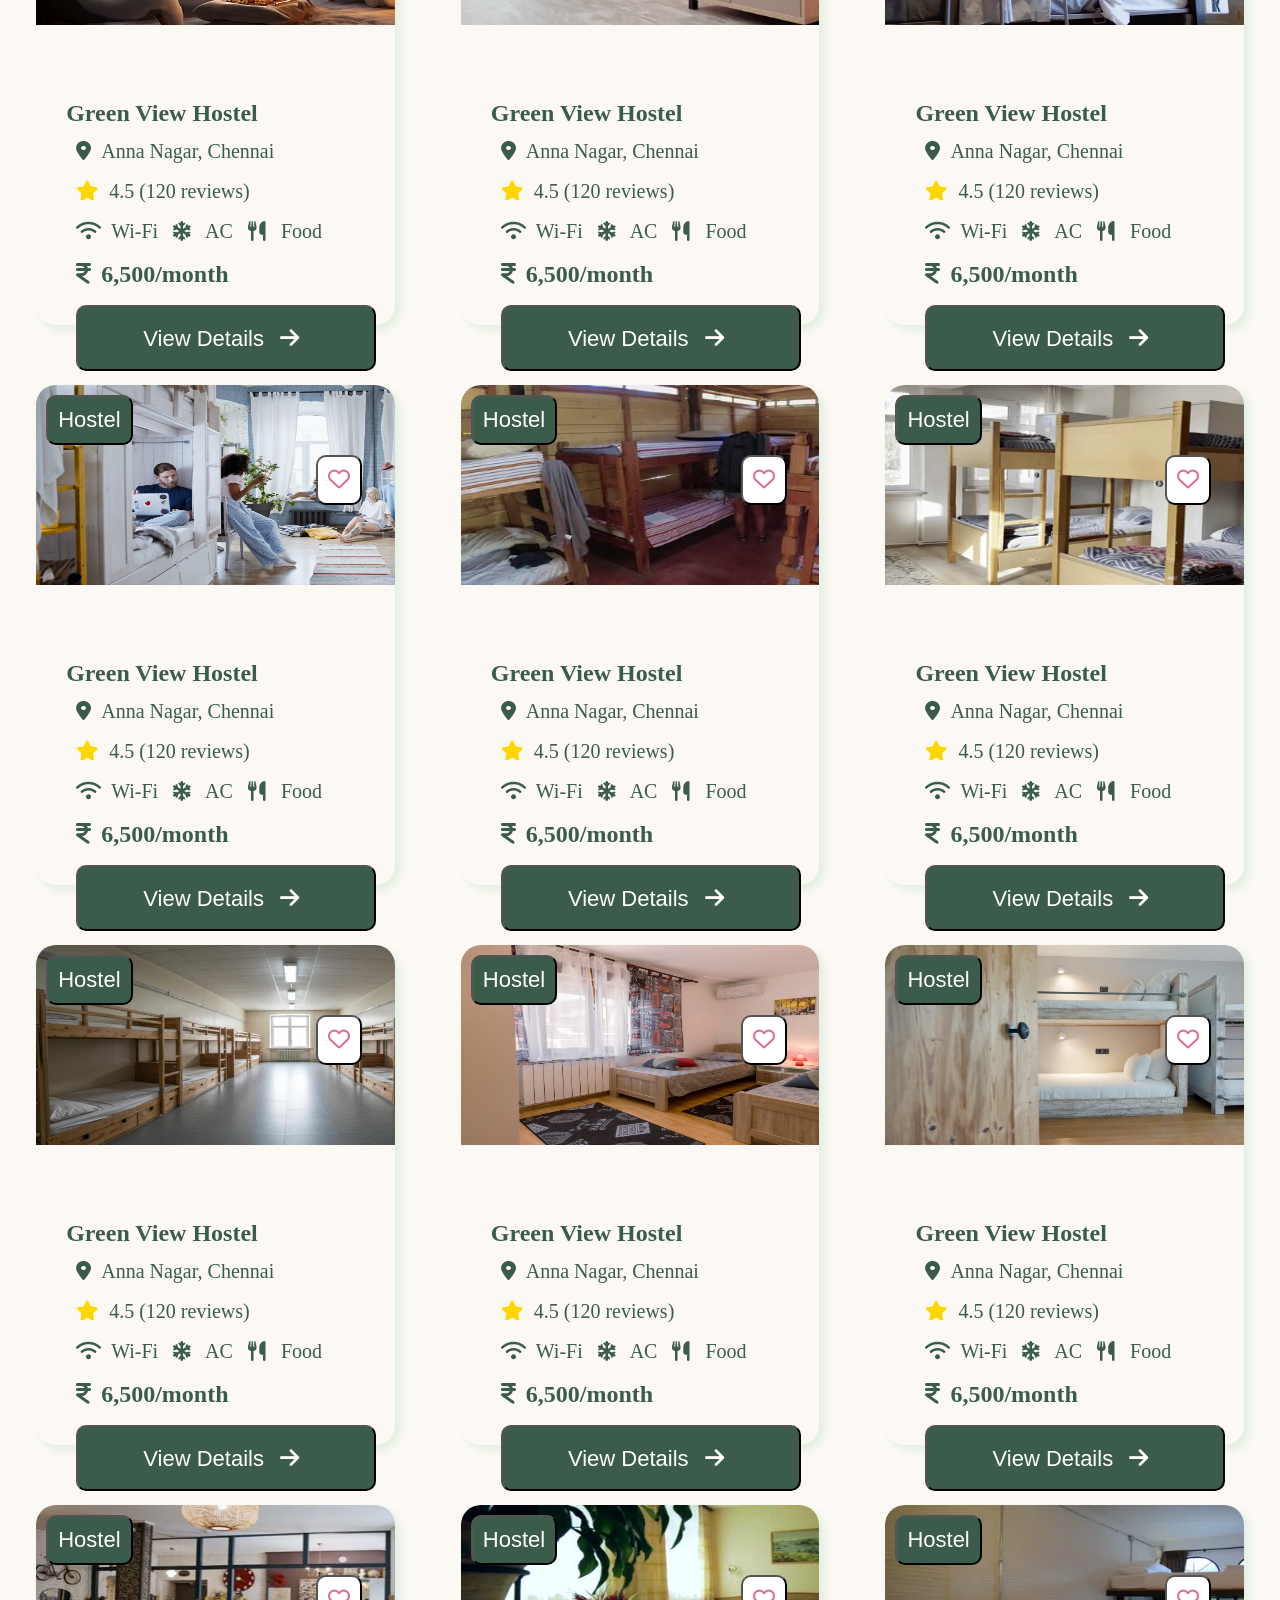
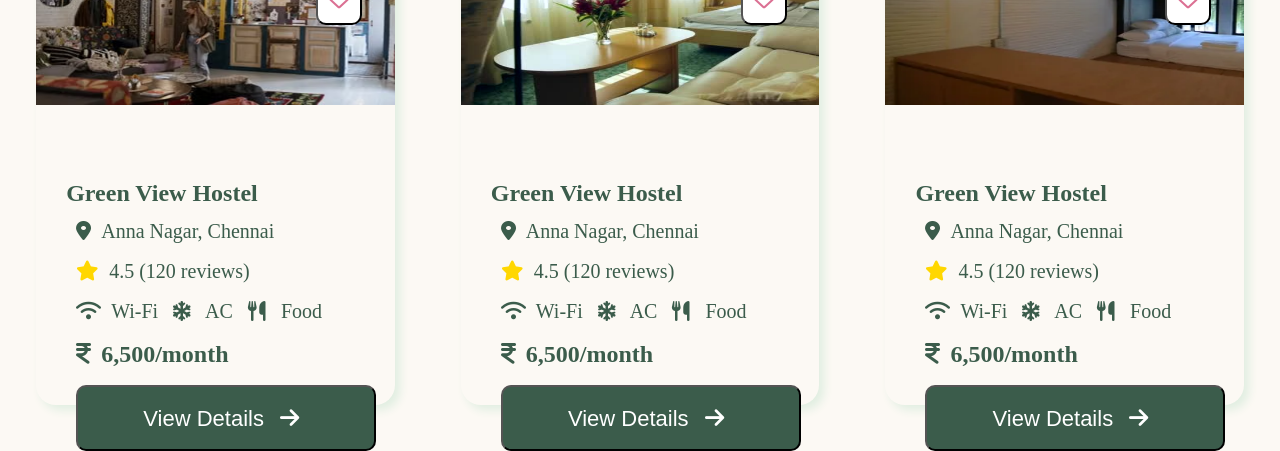
<file: room.html>
<!DOCTYPE html>
<html lang="en">
<head>
    <meta charset="UTF-8">
    <meta name="viewport" content="width=device-width, initial-scale=1.0">
    <title>ROOMS</title>
    <link rel="stylesheet" href="room.css">
        <link rel="stylesheet" href="https://cdnjs.cloudflare.com/ajax/libs/font-awesome/6.7.2/css/all.min.css">

</head>
<body>
    <!-- HEADER SECTION-->
        <header>
            <nav>
                <div class="header">
                    <h1> <i class="fa-solid fa-house"></i><span class="stay">Stay</span><span class="hub">Hub</span></h1>
                   <div class="header-content " >
                    <a href="./index.html">Home</a>
                    <a href="./room.html">Rooms</a>
                    <a href="./hostel.html">Hostels/Pg</a>
                    <a href="./about.html">About Us</a>
                    <a href="./contact.html">Contact Us</a></div>

                    <div class="sign-in">
                    <button><a href="./sign.html">Sign in</a></button>
                    <button>Get started</button></div>
                 </nav> </div>
        </header>
        <!--EXPLORE SECTION-->
<main>
        <section>
    <div class="explore">
        <div class="explore-content">        <p><small> <b>POPULAR STAYS</b></small><br>
            <b> <span style="color: black;font-size: 40px;">Explore Our Best Rooms</span></b><br>
        <small>Hand picked rooms and hostels for you</small>
        <p>View All →</p></div>
        <div class="explore-boxes">

            <div class="box">
                <div class="relative b1">
                <button>Hostel</button>
                <button><i class="fa-regular fa-heart"></i></button>
                <div class="absolute">
                <p> <b>Green View Hostel</b> <br>

          <small> <i class="fa-solid fa-location-dot"></i>Anna Nagar, Chennai <br>
          <i class="fa-solid fa-star" style="color: gold;"></i>4.5 (120 reviews) <br>
          <i class="fa-solid fa-wifi"></i>Wi-Fi <i class="fa-solid fa-snowflake"></i> AC <i class="fa-solid fa-utensils"></i> Food </small> <br>
           <b > <i class="fa-solid fa-indian-rupee-sign"></i>6,500/month</b> 
            <button>View Details <i class="fa-solid fa-arrow-right"></i></button> </p></div></div>
            </div>
            <div class="box">
                <div class="relative b2">
                <button>Hostel</button>
                <button><i class="fa-regular fa-heart"></i></button>
                <div class="absolute">
                <p> <b>Green View Hostel</b> <br>

          <small> <i class="fa-solid fa-location-dot"></i>Anna Nagar, Chennai <br>
          <i class="fa-solid fa-star" style="color: gold;"></i>4.5 (120 reviews) <br>
          <i class="fa-solid fa-wifi"></i>Wi-Fi <i class="fa-solid fa-snowflake"></i> AC <i class="fa-solid fa-utensils"></i> Food </small> <br>
           <b > <i class="fa-solid fa-indian-rupee-sign"></i>6,500/month</b> 
            <button>View Details <i class="fa-solid fa-arrow-right"></i></button> </p></div></div>


            </div>
            <div class="box">
                <div class="relative b3">
                <button>Hostel</button>
                <button><i class="fa-regular fa-heart"></i></button>
                <div class="absolute">
                <p> <b>Green View Hostel</b> <br>

          <small> <i class="fa-solid fa-location-dot"></i>Anna Nagar, Chennai <br>
          <i class="fa-solid fa-star" style="color: gold;"></i>4.5 (120 reviews) <br>
          <i class="fa-solid fa-wifi"></i>Wi-Fi <i class="fa-solid fa-snowflake"></i> AC <i class="fa-solid fa-utensils"></i> Food </small> <br>
           <b > <i class="fa-solid fa-indian-rupee-sign"></i>6,500/month</b> 
            <button>View Details <i class="fa-solid fa-arrow-right"></i></button> </p></div></div>
            </div>
            <div class="box">
                <div class="relative b4">
                <button>Hostel</button>
                <button><i class="fa-regular fa-heart"></i></button>
                <div class="absolute">
                <p> <b>Green View Hostel</b> <br>

          <small> <i class="fa-solid fa-location-dot"></i>Anna Nagar, Chennai <br>
          <i class="fa-solid fa-star" style="color: gold;"></i>4.5 (120 reviews) <br>
          <i class="fa-solid fa-wifi"></i>Wi-Fi <i class="fa-solid fa-snowflake"></i> AC <i class="fa-solid fa-utensils"></i> Food </small> <br>
           <b > <i class="fa-solid fa-indian-rupee-sign"></i>6,500/month</b> 
            <button>View Details <i class="fa-solid fa-arrow-right"></i></button> </p></div></div>
            </div>
            <div class="box">
                <div class="relative b5">
                <button>Hostel</button>
                <button><i class="fa-regular fa-heart"></i></button>
                <div class="absolute">
                <p> <b>Green View Hostel</b> <br>

          <small> <i class="fa-solid fa-location-dot"></i>Anna Nagar, Chennai <br>
          <i class="fa-solid fa-star" style="color: gold;"></i>4.5 (120 reviews) <br>
          <i class="fa-solid fa-wifi"></i>Wi-Fi <i class="fa-solid fa-snowflake"></i> AC <i class="fa-solid fa-utensils"></i> Food </small> <br>
           <b > <i class="fa-solid fa-indian-rupee-sign"></i>6,500/month</b> 
            <button>View Details <i class="fa-solid fa-arrow-right"></i></button> </p></div></div>
            </div>
            <div class="box">
                <div class="relative b6">
                <button>Hostel</button>
                <button><i class="fa-regular fa-heart"></i></button>
                <div class="absolute">
                <p> <b>Green View Hostel</b> <br>

          <small> <i class="fa-solid fa-location-dot"></i>Anna Nagar, Chennai <br>
          <i class="fa-solid fa-star" style="color: gold;"></i>4.5 (120 reviews) <br>
          <i class="fa-solid fa-wifi"></i>Wi-Fi <i class="fa-solid fa-snowflake"></i> AC <i class="fa-solid fa-utensils"></i> Food </small> <br>
           <b > <i class="fa-solid fa-indian-rupee-sign"></i>6,500/month</b> 
            <button>View Details <i class="fa-solid fa-arrow-right"></i></button> </p></div></div>
            </div>
            <div class="box">
                <div class="relative b7">
                <button>Hostel</button>
                <button><i class="fa-regular fa-heart"></i></button>
                <div class="absolute">
                <p> <b>Green View Hostel</b> <br>

          <small> <i class="fa-solid fa-location-dot"></i>Anna Nagar, Chennai <br>
          <i class="fa-solid fa-star" style="color: gold;"></i>4.5 (120 reviews) <br>
          <i class="fa-solid fa-wifi"></i>Wi-Fi <i class="fa-solid fa-snowflake"></i> AC <i class="fa-solid fa-utensils"></i> Food </small> <br>
           <b > <i class="fa-solid fa-indian-rupee-sign"></i>6,500/month</b> 
            <button>View Details <i class="fa-solid fa-arrow-right"></i></button> </p></div></div>
            </div>
            <div class="box">
                <div class="relative b8">
                <button>Hostel</button>
                <button><i class="fa-regular fa-heart"></i></button>
                <div class="absolute">
                <p> <b>Green View Hostel</b> <br>

          <small> <i class="fa-solid fa-location-dot"></i>Anna Nagar, Chennai <br>
          <i class="fa-solid fa-star" style="color: gold;"></i>4.5 (120 reviews) <br>
          <i class="fa-solid fa-wifi"></i>Wi-Fi <i class="fa-solid fa-snowflake"></i> AC <i class="fa-solid fa-utensils"></i> Food </small> <br>
           <b > <i class="fa-solid fa-indian-rupee-sign"></i>6,500/month</b> 
            <button>View Details <i class="fa-solid fa-arrow-right"></i></button> </p></div></div>
            </div>
            <div class="box">
                <div class="relative b9">
                <button>Hostel</button>
                <button><i class="fa-regular fa-heart"></i></button>
                <div class="absolute">
                <p> <b>Green View Hostel</b> <br>

          <small> <i class="fa-solid fa-location-dot"></i>Anna Nagar, Chennai <br>
          <i class="fa-solid fa-star" style="color: gold;"></i>4.5 (120 reviews) <br>
          <i class="fa-solid fa-wifi"></i>Wi-Fi <i class="fa-solid fa-snowflake"></i> AC <i class="fa-solid fa-utensils"></i> Food </small> <br>
           <b > <i class="fa-solid fa-indian-rupee-sign"></i>6,500/month</b> 
            <button>View Details <i class="fa-solid fa-arrow-right"></i></button> </p></div></div>
            </div>
            <div class="box">
                <div class="relative b10">
                <button>Hostel</button>
                <button><i class="fa-regular fa-heart"></i></button>
                <div class="absolute">
                <p> <b>Green View Hostel</b> <br>

          <small> <i class="fa-solid fa-location-dot"></i>Anna Nagar, Chennai <br>
          <i class="fa-solid fa-star" style="color: gold;"></i>4.5 (120 reviews) <br>
          <i class="fa-solid fa-wifi"></i>Wi-Fi <i class="fa-solid fa-snowflake"></i> AC <i class="fa-solid fa-utensils"></i> Food </small> <br>
           <b > <i class="fa-solid fa-indian-rupee-sign"></i>6,500/month</b> 
            <button>View Details <i class="fa-solid fa-arrow-right"></i></button> </p></div></div>
            </div>
            <div class="box">
                <div class="relative b11">
                <button>Hostel</button>
                <button><i class="fa-regular fa-heart"></i></button>
                <div class="absolute">
                <p> <b>Green View Hostel</b> <br>

          <small> <i class="fa-solid fa-location-dot"></i>Anna Nagar, Chennai <br>
          <i class="fa-solid fa-star" style="color: gold;"></i>4.5 (120 reviews) <br>
          <i class="fa-solid fa-wifi"></i>Wi-Fi <i class="fa-solid fa-snowflake"></i> AC <i class="fa-solid fa-utensils"></i> Food </small> <br>
           <b > <i class="fa-solid fa-indian-rupee-sign"></i>6,500/month</b> 
            <button>View Details <i class="fa-solid fa-arrow-right"></i></button> </p></div></div>
            </div>
            <div class="box">
                <div class="relative b12">
                <button>Hostel</button>
                <button><i class="fa-regular fa-heart"></i></button>
                <div class="absolute">
                <p> <b>Green View Hostel</b> <br>

          <small> <i class="fa-solid fa-location-dot"></i>Anna Nagar, Chennai <br>
          <i class="fa-solid fa-star" style="color: gold;"></i>4.5 (120 reviews) <br>
          <i class="fa-solid fa-wifi"></i>Wi-Fi <i class="fa-solid fa-snowflake"></i> AC <i class="fa-solid fa-utensils"></i> Food </small> <br>
           <b > <i class="fa-solid fa-indian-rupee-sign"></i>6,500/month</b> 
            <button>View Details <i class="fa-solid fa-arrow-right"></i></button> </p></div></div>
            </div>
            <div class="box">
                <div class="relative b13">
                <button>Hostel</button>
                <button><i class="fa-regular fa-heart"></i></button>
                <div class="absolute">
                <p> <b>Green View Hostel</b> <br>

          <small> <i class="fa-solid fa-location-dot"></i>Anna Nagar, Chennai <br>
          <i class="fa-solid fa-star" style="color: gold;"></i>4.5 (120 reviews) <br>
          <i class="fa-solid fa-wifi"></i>Wi-Fi <i class="fa-solid fa-snowflake"></i> AC <i class="fa-solid fa-utensils"></i> Food </small> <br>
           <b > <i class="fa-solid fa-indian-rupee-sign"></i>6,500/month</b> 
            <button>View Details <i class="fa-solid fa-arrow-right"></i></button> </p></div></div>
            </div>
            <div class="box">
                <div class="relative b14">
                <button>Hostel</button>
                <button><i class="fa-regular fa-heart"></i></button>
                <div class="absolute">
                <p> <b>Green View Hostel</b> <br>

          <small> <i class="fa-solid fa-location-dot"></i>Anna Nagar, Chennai <br>
          <i class="fa-solid fa-star" style="color: gold;"></i>4.5 (120 reviews) <br>
          <i class="fa-solid fa-wifi"></i>Wi-Fi <i class="fa-solid fa-snowflake"></i> AC <i class="fa-solid fa-utensils"></i> Food </small> <br>
           <b > <i class="fa-solid fa-indian-rupee-sign"></i>6,500/month</b> 
            <button>View Details <i class="fa-solid fa-arrow-right"></i></button> </p></div></div>
            </div>
            <div class="box">
                <div class="relative b15">
                <button>Hostel</button>
                <button><i class="fa-regular fa-heart"></i></button>
                <div class="absolute">
                <p> <b>Green View Hostel</b> <br>

          <small> <i class="fa-solid fa-location-dot"></i>Anna Nagar, Chennai <br>
          <i class="fa-solid fa-star" style="color: gold;"></i>4.5 (120 reviews) <br>
          <i class="fa-solid fa-wifi"></i>Wi-Fi <i class="fa-solid fa-snowflake"></i> AC <i class="fa-solid fa-utensils"></i> Food </small> <br>
           <b > <i class="fa-solid fa-indian-rupee-sign"></i>6,500/month</b> 
            <button>View Details <i class="fa-solid fa-arrow-right"></i></button> </p></div></div>
            </div>
            <div class="box">
                <div class="relative b17">
                <button>Hostel</button>
                <button><i class="fa-regular fa-heart"></i></button>
                <div class="absolute">
                <p> <b>Green View Hostel</b> <br>

          <small> <i class="fa-solid fa-location-dot"></i>Anna Nagar, Chennai <br>
          <i class="fa-solid fa-star" style="color: gold;"></i>4.5 (120 reviews) <br>
          <i class="fa-solid fa-wifi"></i>Wi-Fi <i class="fa-solid fa-snowflake"></i> AC <i class="fa-solid fa-utensils"></i> Food </small> <br>
           <b > <i class="fa-solid fa-indian-rupee-sign"></i>6,500/month</b> 
            <button>View Details <i class="fa-solid fa-arrow-right"></i></button> </p></div></div>
            </div>
            <div class="box">
                <div class="relative b18">
                <button>Hostel</button>
                <button><i class="fa-regular fa-heart"></i></button>
                <div class="absolute">
                <p> <b>Green View Hostel</b> <br>

          <small> <i class="fa-solid fa-location-dot"></i>Anna Nagar, Chennai <br>
          <i class="fa-solid fa-star" style="color: gold;"></i>4.5 (120 reviews) <br>
          <i class="fa-solid fa-wifi"></i>Wi-Fi <i class="fa-solid fa-snowflake"></i> AC <i class="fa-solid fa-utensils"></i> Food </small> <br>
           <b > <i class="fa-solid fa-indian-rupee-sign"></i>6,500/month</b> 
            <button>View Details <i class="fa-solid fa-arrow-right"></i></button> </p></div></div>
            </div>
            <div class="box">
                <div class="relative b19">
                <button>Hostel</button>
                <button><i class="fa-regular fa-heart"></i></button>
                <div class="absolute">
                <p> <b>Green View Hostel</b> <br>

          <small> <i class="fa-solid fa-location-dot"></i>Anna Nagar, Chennai <br>
          <i class="fa-solid fa-star" style="color: gold;"></i>4.5 (120 reviews) <br>
          <i class="fa-solid fa-wifi"></i>Wi-Fi <i class="fa-solid fa-snowflake"></i> AC <i class="fa-solid fa-utensils"></i> Food </small> <br>
           <b > <i class="fa-solid fa-indian-rupee-sign"></i>6,500/month</b> 
            <button>View Details <i class="fa-solid fa-arrow-right"></i></button> </p></div></div>
            </div>
            

            
        </div>
        
    </div>
 </section>
 </main>
</body>
</html>
</file>
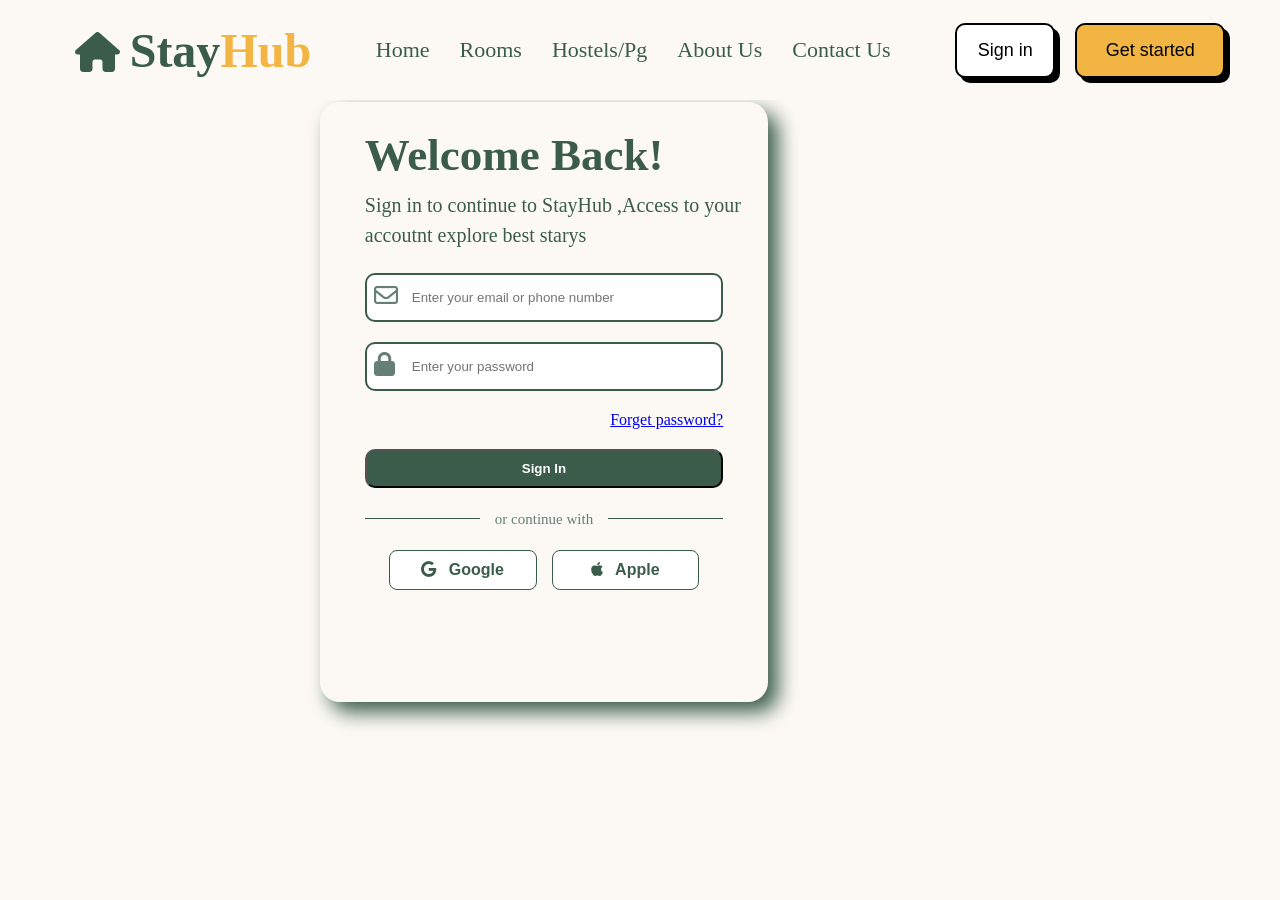
<file: sign.html>
<!DOCTYPE html>
<html lang="en">
<head>
    <meta charset="UTF-8">
    <meta name="viewport" content="width=device-width, initial-scale=1.0">
    <title>SIGN IN</title>
    <link rel="stylesheet" href="sign.css">
    <link rel="stylesheet" href="https://cdnjs.cloudflare.com/ajax/libs/font-awesome/6.7.2/css/all.min.css">
</head>
<body>
    <!-- HEADER SECTION-->
        <header>
            <nav>
                <div class="header">
                    <h1> <i class="fa-solid fa-house"></i><span class="stay">Stay</span><span class="hub">Hub</span></h1>
                   <div class="header-content " >
                    <a href="./index.html">Home</a>
                    <a href="./room.html">Rooms</a>
                    <a href="./hostel.html">Hostels/Pg</a>
                    <a href="./about.html">About Us</a>
                    <a href="./contact.html">Contact Us</a></div>

                    <div class="sign-in">
                    <button><a href="./sign.html">Sign in</a></button>
                    <button>Get started</button></div>
                 </nav> </div>
        </header>

        <!-- SIGN CONTENT -->
         <div class="sign-box">
            <h2>
                Welcome Back!
            </h2>
            <p>Sign in to continue to StayHub ,Access to your <br> accoutnt explore best starys</p>
            <div class="input-box">
    <i class="fa-regular fa-envelope"></i>
    <input type="text" placeholder="Enter your email or phone number">
</div>

<div class="input-box">
    <i class="fa-solid fa-lock"></i>
    <input type="password" placeholder="Enter your password">
    <!-- <i class="fa-regular fa-eye eye"></i> -->
</div>
<a href="#">Forget password?</a>
<button>Sign In</button>
<div class="or">
    <span></span>
    <p>or continue with</p>
    <span></span>
</div>
<div class="social-login">
    <button><i class="fa-brands fa-google"></i> Google</button>
    <button><i class="fa-brands fa-apple"></i> Apple</button>
</div>
         </div>
    
</body>
</html>
</file>
<file: index.css>
*{
    padding: 0;
    margin: 0;
    box-sizing: border-box;
    
}

.container{
    width: 100%;
}

body {
    background-color: #FCF9F4;
    overflow-x: hidden;
}
/* HEADER SECTION */
.header   {
    background-color: #FCF9F4;
    height: 100px;
    width: 100%;
display: flex; 
align-items: center;
justify-content: space-evenly;
gap: 10px; 
 position: fixed;
    top: 0;
    left: 0;
    z-index: 1000;

}
h1 i{
    margin-right: 10px;
    margin-left: 20px;
    color: #3B5C4B;  
        font-size:2.5rem ;
 
}
.stay {
    color: #3B5C4B;
    font-size:3rem ;
}

.hub {
    color: #F2B544;
        font-size:3rem ;

}
.header-content {
    font-size: 20px;
    display: flex;
    justify-content:center;
    align-items: center;
    gap: 30px;   
}
.header-content a{
        color: #3B5C4B;
        text-decoration: none;
        font-size: 22px;
        

}
.header-content a:hover{
    text-decoration:underline;
    text-decoration-thickness: 4px;
    text-decoration-color: #3B5C4B;
    text-underline-offset: 15px;
    font-weight: bold;
    
    
}
.header-content a:focus{
background-color:#C8DEC9;
}

.sign-in{
    font-size: 20px;
    display: flex;
    justify-content:center;
    align-items: center;
    gap: 20px; 
    
}
 .sign-in button{
    padding: 15px;
    width: 100px;
    background-color: white;
    font-size: 18px;
    border: 2px solid black;
    box-shadow: 5px 5px black;
    border-radius: 10px;
      
 }
 .sign-in button a{
     text-decoration: none;
     color: black;
 }
 .sign-in button:hover{
    transform: scale(0.9);
    transition-duration: 0.5s;
    font-weight: 900px;
    background-color:#C8DEC9;
    color:#C8DEC9 ;
 }
 .sign-in button:nth-child(2){
    background-color: #F2B544;
    width: 150px;
    animation-name: jump;
    animation-timing-function:ease;
    animation-iteration-count: infinite;
    animation-duration: 1s;
    font-size: 18px;
 }
 @keyframes jump{
    0%, 100% {
        transform: translateY(0);
    }

    30% {
        transform: translateY(-10px);
       
    }
    70%{
        transform: translateY(10px);
        
    }
    60%{
        transform: skewy(5deg);
    }
    90%{
        transform: skewy(-5deg);
    }
 }

 /* VIDEO SECTION */
 .hero{
    width: 100%;
    height: 100vh;
    position: relative;
    overflow: hidden;
    
 }
 .hero video{
    width: 100%;
    height: 100%;
    object-fit: cover;
    opacity: 0.8;
 }
.hero-content{
    position: absolute;
    top: 28%;
    left: 7%;

}
.hero-content h2{
    font-weight: bold;
    font-size: 5.3rem;
    color: white;
}
.hero-content button{
    font-size: 22px;
    padding: 20px;
    background: transparent;
    font-weight: bold;
    color: white;
    border: 2px solid whitesmoke;
}
/*  CARD SECTION */
.avaliable{
    height: 400px;
    width: 100%;
   background-color: #F0F7F0;
    margin-top: 5%;
    display: flex;
    justify-content: space-evenly;
    align-items: center;
    flex-wrap: wrap;
    
}

.card{
    height: 200px;
    width: 21%;
    box-shadow: 5px 5px 10px #3B5C4B  ;
    display: flex;
    justify-content:center;
    align-items: center;
    border-radius: 20px;
    gap: 30px;
    animation-name: slide;
        animation-duration: 3s;
        /* animation-iteration-count:infinite; */
        animation-timing-function: linear;
        
        
}
@keyframes slide{
    0%{
        transform:translateY(-100%);
        opacity: 0.1;
    }
   
100%{
        transform: translatey(0);
        opacity: 1;

} 
}
       

.card i{
    color: #3B5C4B ;
    background-color: #C8DEC9;
    height: 80px;
    width: 80px;
    border-radius: 40px;
    font-size: 40px;
     display: flex;
    justify-content:center;
    align-items: center;
    gap:10px;
}
.card p{
    font-size: 22px;
    line-height: 1.5;
    color: #3B5C4B ;
}
.h2{
     width: 100%;
    text-align:top-left;
    font-size: 24px;
    color: #3B5C4B ;
    padding-left: 30px;
}
/* .card:hover{
    transform: scale(1.2);
    border: 1px solid lightgreen ;
    cursor: pointer;
    
} */
/* EXPLORE SECTION */
.explore{
    height: 900px;
    width: 100%;
    margin-top: 50px;
    
}
   
.explore-content{
    display: flex;
     justify-content: space-between;
    align-items: center;
    gap: 30px; 
    color: #3B5C4B ;
    font-size: 3rem;
    line-height: 1.1;
    padding: 40px;
    margin-right: 30px;
    
}
.explore-boxes{
    display: flex;
    justify-content: space-evenly;
    align-items: center;
    flex-wrap: wrap;
    gap: 30px;
    width: 100%;
    margin-bottom: 60px;
    
}
.box{
    height: 550px;
    width: 30%;
        box-shadow: 5px 5px 10px #E0EEE1 ; 
        border-radius: 20px;
        /* animation-name: slide;
        animation-duration: 4s;
        animation-iteration-count:infinite;
        animation-timing-function: ease-out;
        
        
}
@keyframes slide{
    0%{
        transform:translateX(350%);
        opacity: 0.5;
    }
    
    40%{
        transform: translateX(0);
    }
80%{
        transform: translateX(0);
    }
100%{
        transform: translateX(0);

} */
}
/* .box:hover{
    transform: scale(0.9);
} */

.relative{
     /* width: 100%;
    height: 500px; */
    /* background-image:url(../../image/h1.jpg) ; */
    background-repeat: no-repeat;
    background-size:500px 230px ;
    position: relative;
    border-radius: 20px;

}.relative button:hover{
    background-color: #C8DEC9;
    color: #3B5C4B;
}

.box:hover{
    transform: scale(0.9) ;
    transition-duration: 1s;
}
.b1{
    background-image:url(./image/h4.webp);
    

}
.relative button{
    padding: 10px;
    background-color:#3B5C4B ;
    color: white;
    font-size: 22px;
    border-radius: 10px;
    margin-top: 20px;
    margin-left: 20px;   
}
.relative button+button{
    color:palevioletred;
    background-color: white;
     margin-left: 280px;
}
.absolute{
      padding-top: 170px;
    padding-left: 30px;
    line-height: 1.7;
    font-size: 24px;
    color: #3B5C4B ;
}
.absolute button{
    padding: 10px;
    width: 300px;
   
    
}
.absolute i{
    padding: 10px;
}
.b2{
    background-image:url(./image/h5.avif) ;
}
.b3{
background-image:url(./image/h3.avif) ;
}
.b4{
background-image:url(./image/h6.avif) ;
}
/* PERFECT STAY SECTION */

.perfect{
    height: 600px;
    width: 100%;
    background-color: #EAF4EA;
    display: flex;
    justify-content: space-between;
        gap: 20px;
       
}
.box1{
   color: #3B5C4B ;
   line-height: 1.3;
   font-size: 34px;
   margin-top: 50px;
   margin-left: 80px;
   
}
.box1 button{
    color: #3B5C4B ;
    background-color: #F2B544;
    padding: 20px;
    width: 200px;
    border-radius: 10px;
    font-size: 20px;
    margin-top: 20px;
}
.box1 button:hover{
    background-color: #3B5C4B;
    color: white;
    transform: scale(1.1);
    font-size: 1.5rem;
    transition-duration: 0.5s;

}
.box2{
    width: 50%;
    display: flex;
    justify-content: center;
    align-items: center;
    position: relative;
}
 .box2 > img {
    height: 550px;
    width: 800px;
    /* max-width: 500px; */
    position: absolute;
    animation-name: circle-rotate;
    animation-timing-function: linear;
    animation-iteration-count: infinite;
    animation-duration:4s;
     
}
@keyframes circle-rotate{
    0%{
        transform:rotateZ(0deg);
    }
    100%{
        transform:rotateZ(360deg);
}
}
.img-child{
position: absolute;
/* bottom: 20px; */
height: auto;
width: 600px;
}
.img-child img{
    width: 100%;
    height: 100%;
    object-fit: contain;
}
.thumb1{
    display: flex;
    justify-content: center;
    align-items: center;
    position: absolute;
    bottom: 150px;
    left: 80px;
    color: #3B5C4B;
    background-color:#FCF9F4;
    height: 100px;
    width: 100px;
    border-radius: 50%;
    font-size: 3rem;
    animation-name: thumb;
    animation-timing-function: ease-out;
    animation-iteration-count: infinite;
    animation-duration: 2s;
    
}
@keyframes thumb{
    0%{
        transform: translateY(0px);
    }
    50%{
        transform: translateY(-250px);
    }
    100%{
         transform: translateY(0px);
        
    }
}
.smile{
    display: flex;
    justify-content: center;
    align-items: center;
    position: absolute;
    bottom: 150px;
    right: 80px;
    color: #3B5C4B;
    background-color:#FCF9F4;
    height: 100px;
    width: 100px;
    border-radius: 50%;
    font-size: 3rem;
    animation-name: thumb;
    animation-timing-function: ease-out;
    animation-iteration-count: infinite;
    animation-duration: 2s;
    animation-delay: 1s;
    
}
/* BOTTOM SECTION */
.location{
    height: 500px;
    width: 100%;
    /* display: flex;
    justify-content: center;
    align-items: center;
    flex-wrap:wrap;
    gap: 20px;
    flex-shrink: 0; */
    margin-top: 60px;
    overflow: hidden;
}
.location-content{
    text-align: center;
    font-size: 2.5rem;
    line-height: 0.6; 
}
.location-content p span{
    color: #3B5C4B;
    font-weight: normal;
    
}
.roll-location{
    display: flex;
    gap: 20px;
    margin-top: 80px;
    width: max-content;
    animation-name:scroll;
    animation-timing-function:linear;
    animation-iteration-count: infinite;
    animation-duration:20s;
}

.location-item{
    flex-shrink: 0;
    width: 200px;
    text-align: center;
    /* background-color: #F2B544; */
    
    
}      

@keyframes scroll{
    from{
        transform: translateX(0%)
    }
    to{
        transform: translateX(-50%);
    }
}


.location-item img{
    height: 200px;
    width: 200px;
    object-fit: cover;
    border-radius: 15px;
}

.location-item p{
    font-size: 24px;
    color: #3B5C4B;
    margin-top: 10px;
}
/* CONTACT US */
.contact{
    height: 400px;
    width: 100%;
    background-color: #3B5C4B;
    color: #E0EEE1;
    line-height:2;
    display: flex;
    justify-content: space-evenly;
    padding-top: 3%;
   
}
h2 i{
    margin-right: 10px;
    color:#E0EEE1;  
        font-size:2rem ;
 
}
.contact .stay {
    color:#E0EEE1;
    font-size:2.9rem ;
}

.contact .hub {
    color: #F2B544;
        font-size:2.8rem ;

}
.social-icons{
    font-size: 1.9rem;
    display: flex;
    gap: 10px;
    padding-top: 10px;
    
}
.social-icons i{
padding:15px;
background-color: #C8DEC9;
color: #3B5C4B;
 /* height: 50px;
width: 50px; */
 border-radius: 50%; 

display: flex;
    justify-content: center;
    align-items: center;
}
.c1 p{
    font-size: 1.6rem;
}
.social-icons i:nth-child(1){
    color: #1877F2;
}

.social-icons i:nth-child(2){
    color: #E4405F;
}

.social-icons i:nth-child(3){
    color: #0A66C2;
}

.social-icons i:nth-child(4){
    color: black;
}

.c1{
    line-height: 1.7;
}
.c2{
    line-height: 2;
}
.c2 h3{
   font-size: 2rem;
}
.c2 p{
    font-size: 1.5rem;
}
.c3{
    line-height: 2;
}
.c3 h3{
   font-size: 2rem;
}
.c3 p{
    font-size: 1.5rem;
}
.c4{
    line-height: 2;
}
.c4 h3{
   font-size: 2rem;
}
.c4 p{
    font-size: 1.5rem;
}
.contact p:hover{
   color: #F2B544;
    cursor: pointer;
}
.c3 i{
    padding-right: 20px;
}
.c3 p:nth-child(2) i{
    color: #F2B544;   /* Location */
}

.c3 p:nth-child(3) i{
    color: #8FD3C7;   /* Phone */
}

.c3 p:nth-child(4) i{
    color: #E85D5D;
}

.c3 i{
    margin-right: 15px;
    font-size: 22px;
}
/* ================================= */
/*        RESPONSIVE DESIGN          */
/* ================================= */


/* ---------- 1200px ---------- */

@media (max-width: 1200px){

    /* HEADER */

    .header{
        gap: 5px;
        padding: 0 15px;
    }

    h1 i{
        margin-left: 5px;
        font-size: 2.2rem;
    }

    .stay,
    .hub{
        font-size: 2.6rem;
    }

    .header-content{
        gap: 20px;
    }

    .header-content a{
        font-size: 19px;
    }

    .sign-in{
        gap: 10px;
    }

    .sign-in button{
        width: 90px;
        padding: 13px;
        font-size: 16px;
    }

    .sign-in button:nth-child(2){
        width: 130px;
        font-size: 16px;
    }


    /* HERO */

    .hero-content h2{
        font-size: 4.5rem;
    }


    /* AVAILABLE CARDS */

    .card{
        width: 22%;
        gap: 15px;
    }

    .card p{
        font-size: 19px;
    }


    /* EXPLORE */

    .explore-content{
        font-size: 2.5rem;
    }

    .box{
        width: 30%;
    }

    .relative button+button{
        margin-left: 180px;
    }


    /* PERFECT STAY */

    .box1{
        margin-left: 50px;
        font-size: 30px;
    }

    .box2 > img{
        width: 650px;
        height: 500px;
    }

    .img-child{
        width: 500px;
    }

}


/* ---------- 992px ---------- */

@media (max-width: 992px){

    /* HEADER */

    .header{
        height: 90px;
    }

    h1 i{
        font-size: 1.9rem;
    }

    .stay,
    .hub{
        font-size: 2.2rem;
    }

    .header-content{
        gap: 12px;
    }

    .header-content a{
        font-size: 16px;
    }

    .sign-in{
        gap: 7px;
    }

    .sign-in button{
        width: 80px;
        padding: 10px;
        font-size: 14px;
    }

    .sign-in button:nth-child(2){
        width: 110px;
        font-size: 14px;
    }


    /* HERO */

    .hero-content{
        left: 6%;
        top: 30%;
    }

    .hero-content h2{
        font-size: 3.8rem;
    }

    .hero-content button{
        font-size: 18px;
        padding: 15px;
    }


    /* AVAILABLE */

    .avaliable{
        height: auto;
        padding: 40px 20px;
        gap: 25px;
    }

    .card{
        width: 45%;
        height: 180px;
    }

    .card i{
        height: 70px;
        width: 70px;
        font-size: 32px;
    }

    .card p{
        font-size: 18px;
    }


    /* EXPLORE */

    .explore{
        height: auto;
    }

    .explore-content{
        font-size: 2.2rem;
        padding: 30px;
    }

    .explore-boxes{
        gap: 20px;
    }

    .box{
        width: 45%;
        height: 500px;
    }

    .relative button+button{
        margin-left: 130px;
    }

    .absolute{
        padding-top: 170px;
        padding-left: 20px;
        font-size: 20px;
    }

    .absolute button{
        width: 250px;
    }


    /* PERFECT STAY */

    .perfect{
        height: 500px;
    }

    .box1{
        margin-left: 35px;
        font-size: 26px;
    }

    .box2{
        width: 55%;
    }

    .box2 > img{
        width: 500px;
        height: 450px;
    }

    .img-child{
        width: 400px;
    }

    .thumb1,
    .smile{
        height: 75px;
        width: 75px;
        font-size: 2.2rem;
    }

    .thumb1{
        left: 20px;
        bottom: 100px;
    }

    .smile{
        right: 20px;
        bottom: 100px;
    }


    /* LOCATION */

    .location{
        height: 430px;
    }

    .location-content{
        font-size: 2rem;
    }

    .location-item{
        width: 170px;
    }

    .location-item img{
        width: 170px;
        height: 170px;
    }

    .location-item p{
        font-size: 20px;
    }


    /* FOOTER */

    .contact{
        height: auto;
        padding: 40px 25px;
        gap: 20px;
    }

    .c2 h3,
    .c3 h3,
    .c4 h3{
        font-size: 1.6rem;
    }

    .c2 p,
    .c3 p,
    .c4 p{
        font-size: 1.1rem;
    }

}


/* ---------- 768px ---------- */

@media (max-width: 768px){

    /* HEADER */

    .header{
        height: auto;
        min-height: 105px;
        flex-wrap: wrap;
        justify-content: center;
        padding: 8px;
    }

    h1 i{
        margin-left: 0;
        font-size: 1.7rem;
    }

    .stay,
    .hub{
        font-size: 2rem;
    }

    .header-content{
        order: 3;
        width: 100%;
        flex-wrap: wrap;
        gap: 10px;
    }

    .header-content a{
        font-size: 14px;
    }

    .sign-in{
        gap: 7px;
    }

    .sign-in button{
        width: 75px;
        padding: 9px 5px;
        font-size: 12px;
    }

    .sign-in button:nth-child(2){
        width: 100px;
        font-size: 12px;
    }


    /* HERO */

    .hero{
        height: 100vh;
    }

    .hero-content{
        top: 32%;
        left: 7%;
        right: 5%;
    }

    .hero-content h2{
        font-size: 3rem;
    }

    .hero-content button{
        font-size: 17px;
        padding: 13px;
    }


    /* AVAILABLE */

    .avaliable{
        padding: 30px 15px;
        gap: 20px;
    }

    .card{
        width: 46%;
        height: 160px;
        gap: 15px;
    }

    .card i{
        height: 60px;
        width: 60px;
        font-size: 28px;
    }

    .card p{
        font-size: 16px;
    }


    /* EXPLORE */

    .explore-content{
        font-size: 1.8rem;
        padding: 25px 20px;
        margin-right: 0;
    }

    .explore-boxes{
        gap: 20px;
    }

    .box{
        width: 46%;
        height: 450px;
    }

    .relative{
        background-size: cover;
    }

    .relative button{
        font-size: 17px;
        padding: 8px;
    }

    .relative button+button{
        margin-left: 70px;
    }

    .absolute{
        padding-top: 150px;
        padding-left: 15px;
        font-size: 17px;
    }

    .absolute button{
        width: 200px;
        font-size: 15px;
    }


    /* PERFECT STAY */

    .perfect{
        height: auto;
        min-height: 600px;
        flex-direction: column;
        align-items: center;
        padding: 30px 20px;
    }

    .box1{
        width: 100%;
        margin: 0;
        text-align: center;
        font-size: 25px;
    }

    .box1 button{
        padding: 15px;
        width: 180px;
        font-size: 17px;
    }

    .box2{
        width: 100%;
        height: 400px;
    }

    .box2 > img{
        width: 450px;
        height: 400px;
    }

    .img-child{
        width: 350px;
    }

    .thumb1,
    .smile{
        height: 65px;
        width: 65px;
        font-size: 2rem;
    }

    .thumb1{
        left: 50px;
        bottom: 70px;
    }

    .smile{
        right: 50px;
        bottom: 70px;
    }


    /* LOCATION */

    .location{
        height: 400px;
        margin-top: 40px;
    }

    .location-content{
        font-size: 1.7rem;
    }

    .roll-location{
        margin-top: 60px;
    }

    .location-item{
        width: 150px;
    }

    .location-item img{
        width: 150px;
        height: 150px;
    }

    .location-item p{
        font-size: 18px;
    }


    /* FOOTER */

    .contact{
        height: auto;
        flex-wrap: wrap;
        justify-content: space-around;
        align-items: flex-start;
        padding: 40px 20px;
        gap: 30px;
    }

    .c1,
    .c2,
    .c3,
    .c4{
        width: 45%;
    }

}


/* ---------- 480px ---------- */

@media (max-width: 480px){

    /* HEADER */

    .header{
        min-height: 100px;
        padding: 7px 5px;
    }

    h1 i{
        font-size: 1.4rem;
    }

    .stay,
    .hub{
        font-size: 1.7rem;
    }

    .header-content{
        gap: 7px;
    }

    .header-content a{
        font-size: 11px;
    }

    .sign-in{
        gap: 4px;
    }

    .sign-in button{
        width: 62px;
        padding: 7px 3px;
        font-size: 10px;
    }

    .sign-in button:nth-child(2){
        width: 82px;
        font-size: 10px;
    }


    /* HERO */

    .hero-content{
        top: 35%;
        left: 5%;
    }

    .hero-content h2{
        font-size: 2.2rem;
    }

    .hero-content button{
        font-size: 14px;
        padding: 11px;
    }


    /* AVAILABLE */

    .avaliable{
        padding: 25px 15px;
        gap: 15px;
    }

    .card{
        width: 100%;
        height: 140px;
    }

    .card i{
        height: 55px;
        width: 55px;
        font-size: 25px;
    }

    .card p{
        font-size: 17px;
    }


    /* EXPLORE */

    .explore-content{
        font-size: 1.5rem;
        padding: 20px 15px;
    }

    .explore-boxes{
        flex-direction: column;
        gap: 20px;
        color: #C8DEC9;
    }

    .box{
        width: 90%;
        height: 430px;
        
    }

    .relative button{
        font-size: 15px;
    }

    .relative button+button{
        margin-left: 80px;
    }

    .absolute{
        padding-top: 145px;
        font-size: 17px;
    }

    .absolute button{
        width: 220px;
    }


    /* PERFECT STAY */

    .perfect{
        min-height: 600px;
        padding: 25px 10px;
    }

    .box1{
        font-size: 21px;
    }

    .box1 button{
        width: 160px;
        padding: 13px;
        font-size: 15px;
    }

    .box2{
        height: 350px;
    }

    .box2 > img{
        width: 350px;
        height: 330px;
    }

    .img-child{
        width: 280px;
    }

    .thumb1,
    .smile{
        height: 55px;
        width: 55px;
        font-size: 1.5rem;
    }

    .thumb1{
        left: 15px;
        bottom: 60px;
    }

    .smile{
        right: 15px;
        bottom: 60px;
    }


    /* LOCATION */

    .location{
        height: 350px;
    }

    .location-content{
        font-size: 1.4rem;
    }

    .roll-location{
        margin-top: 50px;
        gap: 15px;
    }

    .location-item{
        width: 120px;
    }

    .location-item img{
        width: 120px;
        height: 120px;
    }

    .location-item p{
        font-size: 16px;
    }


    /* FOOTER */

    .contact{
        flex-direction: column;
        align-items: flex-start;
        padding: 35px 20px;
        gap: 25px;
    }

    .c1,
    .c2,
    .c3,
    .c4{
        width: 100%;
    }

    .contact .stay{
        font-size: 2.1rem;
    }

    .contact .hub{
        font-size: 2rem;
    }

    .social-icons{
        font-size: 1.5rem;
    }

    .social-icons i{
        padding: 11px;
    }

    .c2 h3,
    .c3 h3,
    .c4 h3{
        font-size: 1.3rem;
    }

    .c2 p,
    .c3 p,
    .c4 p{
        font-size: 0.95rem;
    }

}
</file>
<file: contact.css>
*{
    padding: 0;
    margin: 0;
    box-sizing: border-box;
}

.container{
    width: 100%;
}

body {
    background-color: #FCF9F4;
    overflow-x: hidden;
}
/* HEADER SECTION */
.header   {
    background-color: #FCF9F4;
    height: 100px;
    width: 100%;
display: flex; 
align-items: center;
justify-content: space-evenly;
gap: 10px; 
 position: fixed;
    top: 0;
    left: 0;
    z-index: 1000;

}
h1 i{
    margin-right: 10px;
    margin-left: 20px;
    color: #3B5C4B;  
        font-size:2.5rem ;
 
}
.stay {
    color: #3B5C4B;
    font-size:3rem ;
}

.hub {
    color: #F2B544;
        font-size:3rem ;

}
.header-content {
    font-size: 20px;
    display: flex;
    justify-content:center;
    align-items: center;
    gap: 30px;   
}
.header-content a{
        color: #3B5C4B;
        text-decoration: none;
        font-size: 22px;
        

}
.header-content a:hover{
    text-decoration:underline;
    text-decoration-thickness: 4px;
    text-decoration-color: #3B5C4B;
    text-underline-offset: 15px;
    font-weight: bold;
    
    
}
.header-content a:focus{
background-color:#C8DEC9;
}

.sign-in{
    font-size: 20px;
    display: flex;
    justify-content:center;
    align-items: center;
    gap: 20px; 
    
}
 .sign-in button{
    padding: 15px;
    width: 100px;
    background-color: white;
    font-size: 18px;
    border: 2px solid black;
    box-shadow: 5px 5px black;
    border-radius: 10px;
      
 }
 .sign-in button a{
     text-decoration: none;
     color: black;
 }
 .sign-in button:hover{
    transform: scale(0.9);
    transition-duration: 0.5s;
    font-weight: 900px;
    background-color:#C8DEC9;
    color:#C8DEC9 ;
 }
 .sign-in button:nth-child(2){
    background-color: #F2B544;
    width: 150px;
    animation-name: jump;
    animation-timing-function:ease;
    animation-iteration-count: infinite;
    animation-duration: 1s;
    font-size: 18px;
 }
 @keyframes jump{
    0%, 100% {
        transform: translateY(0);
    }

    30% {
        transform: translateY(-10px);
       
    }
    70%{
        transform: translateY(10px);
    }
    60%{
        transform: skewy(5deg);
    }
    90%{
        transform: skewy(-5deg);
    }
 }


 /* CONTACT PAGE LOAD ANIMATION */

.contact-form{
    animation: formFromRight 2s ease-out;
}

.contact-image{
    animation: imageFromLeft 2s ease-out;
}


/* FORM - RIGHT TO ORIGINAL PLACE */

@keyframes formFromRight{
    from{
        opacity: 0;
        transform: translateX(800px);
    }

    to{
        opacity: 1;
        transform: translateX(0);
    }
}


/* IMAGE - LEFT TO ORIGINAL PLACE */

@keyframes imageFromLeft{
    from{
        opacity: 0;
        transform: translateX(-800px);
    }

    to{
        opacity: 1;
        transform: translateX(0);
    }
}

/* CONTACT US */
.contact{
    height: 400px;
    width: 100%;
    background-color: #3B5C4B;
    color: #E0EEE1;
    line-height:2;
    display: flex;
    justify-content: space-evenly;
    padding-top: 3%;
    margin-top: 5%;
   
}
h2 i{
    margin-right: 10px;
    color:#E0EEE1;  
        font-size:2rem ;
 
}
.contact .stay {
    color:#E0EEE1;
    font-size:2.9rem ;
}

.contact .hub {
    color: #F2B544;
        font-size:2.8rem ;

}
.social-icons{
    font-size: 1.9rem;
    display: flex;
    gap: 10px;
    padding-top: 10px;
    
}
.social-icons i{
padding:15px;
background-color: #C8DEC9;
color: #3B5C4B ;
 /* height: 50px;
width: 50px; */
 border-radius: 50%; 

display: flex;
    justify-content: center;
    align-items: center;
}
.c1 p{
    font-size: 1.6rem;
}
.social-icons i:nth-child(1){
    color: #1877F2;
}

.social-icons i:nth-child(2){
    color: #E4405F;
}

.social-icons i:nth-child(3){
    color: #0A66C2;
}

.social-icons i:nth-child(4){
    color: black;
}

.c1{
    line-height: 1.7;
}
.c2{
    line-height: 2;
}
.c2 h3{
   font-size: 2rem;
}
.c2 p{
    font-size: 1.5rem;
}
.c3{
    line-height: 2;
}
.c3 h3{
   font-size: 2rem;
}
.c3 p{
    font-size: 1.5rem;
}
.c4{
    line-height: 2;
}
.c4 h3{
   font-size: 2rem;
}
.c4 p{
    font-size: 1.5rem;
}
.contact p:hover{
   color: #F2B544;
    cursor: pointer;
}
.c3 i{
    padding-right: 20px;
}
.c3 p:nth-child(2) i{
    color: #F2B544;   /* Location */
}

.c3 p:nth-child(3) i{
    color: #8FD3C7;   /* Phone */
}

.c3 p:nth-child(4) i{
    color: #E85D5D;
}

.c3 i{
    margin-right: 15px;
    font-size: 22px;
}


/* CONTACT HERO */

.contact-hero{
    width: 100%;
    min-height: 600px;
    margin-top: 4%;
    display: flex;
    justify-content: space-evenly;
    align-items: center;
    gap: 40px;
    background-color: #FCF9F4;
    padding: 50px 7%;
}


/* LEFT FORM */

.contact-form{
    width: 50%;
}

.contact-form h2{
    color: #3B5C4B;
    font-size: 28px;
    margin-bottom: 15px;
}

.contact-form h1{
    color: #3B5C4B;
    font-size: 4rem;
    line-height: 1.1;
    margin-bottom: 20px;
}

.contact-form p{
    color: #3B5C4B;
    font-size: 1.5rem;
    line-height: 1.6;
    margin-bottom: 25px;
}


/* INPUT */

.input-box{
    position: relative;
    width: 80%;
    margin-bottom: 15px;
}

.input-box i{
    position: absolute;
    left: 18px;
    top: 17px;
    color: #3B5C4B;
}

.input-box input,
.input-box textarea{
    width: 100%;
    padding: 15px 15px 15px 50px;
    border: none;
    border-radius: 10px;
    outline: none;
    background-color: white;
    box-shadow: 0 3px 10px #dfe8df;
    font-size: 16px;
}

.input-box textarea{
    height: 100px;
    resize: none;
}


/* BUTTON */

.send-btn{
    width: 80%;
    padding: 15px;
    border: none;
    border-radius: 10px;
    background-color: #3B5C4B;
    color: white;
    font-size: 18px;
    font-weight: bold;
    cursor: pointer;
}

.send-btn i{
    margin-right: 8px;
}
.send-btn:hover{
color: #3B5C4B;
background: #C8DEC9;
}
.contact-image img{
    height: 600px;
}


/* ============================= */
/*       RESPONSIVE DESIGN       */
/* ============================= */


/* ---------- TABLET 1024px ---------- */

@media (max-width: 1024px){

    /* HEADER */

    .header{
        height: 90px;
        gap: 5px;
        padding: 0 10px;
    }

    h1 i{
        font-size: 2rem;
        margin-left: 5px;
        margin-right: 5px;
    }

    .stay,
    .hub{
        font-size: 2.3rem;
    }

    .header-content{
        gap: 15px;
    }

    .header-content a{
        font-size: 17px;
    }

    .sign-in{
        gap: 10px;
    }

    .sign-in button{
        width: 85px;
        padding: 12px 8px;
        font-size: 15px;
    }

    .sign-in button:nth-child(2){
        width: 120px;
        font-size: 15px;
    }


    /* CONTACT HERO */

    .contact-hero{
        min-height: 550px;
        margin-top: 90px;
        padding: 40px 5%;
        gap: 20px;
    }

    .contact-form{
        width: 55%;
    }

    .contact-form h2{
        font-size: 24px;
    }

    .contact-form h1{
        font-size: 3rem;
    }

    .contact-form p{
        font-size: 1.1rem;
    }

    .input-box{
        width: 95%;
    }

    .send-btn{
        width: 95%;
    }

    .contact-image{
        width: 45%;
    }

    .contact-image img{
        width: 100%;
        height: 500px;
        object-fit: contain;
    }


    /* FOOTER */

    .contact{
        height: auto;
        padding: 40px 20px;
        gap: 20px;
    }

    .c2 h3,
    .c3 h3,
    .c4 h3{
        font-size: 1.6rem;
    }

    .c2 p,
    .c3 p,
    .c4 p{
        font-size: 1.1rem;
    }

}


/* ---------- MOBILE 768px ---------- */

@media (max-width: 768px){

    /* HEADER */

    .header{
        height: auto;
        min-height: 100px;
        flex-wrap: wrap;
        justify-content: center;
        padding: 10px;
        gap: 8px;
    }

    h1 i{
        font-size: 1.8rem;
        margin-left: 0;
    }

    .stay,
    .hub{
        font-size: 2rem;
    }

    .header-content{
        order: 3;
        width: 100%;
        justify-content: center;
        flex-wrap: wrap;
        gap: 12px;
    }

    .header-content a{
        font-size: 15px;
    }

    .sign-in{
        gap: 8px;
    }

    .sign-in button{
        width: 75px;
        padding: 10px 5px;
        font-size: 13px;
    }

    .sign-in button:nth-child(2){
        width: 100px;
        font-size: 13px;
    }


    /* CONTACT HERO */

    .contact-hero{
        margin-top: 140px;
        min-height: auto;
        flex-direction: column;
        padding: 40px 30px;
        gap: 40px;
    }

    .contact-form{
        width: 100%;
    }

    .contact-form h2{
        font-size: 22px;
    }

    .contact-form h1{
        font-size: 2.7rem;
    }

    .contact-form p{
        font-size: 1rem;
    }

    .input-box{
        width: 100%;
    }

    .send-btn{
        width: 100%;
    }

    .contact-image{
        width: 100%;
    }

    .contact-image img{
        width: 75%;
        height: auto;
        object-fit: contain;
    }


    /* FOOTER */

    .contact{
        height: auto;
        flex-wrap: wrap;
        justify-content: space-around;
        align-items: flex-start;
        padding: 40px 25px;
        gap: 30px;
    }

    .c1,
    .c2,
    .c3,
    .c4{
        width: 45%;
    }

    .c2 h3,
    .c3 h3,
    .c4 h3{
        font-size: 1.4rem;
    }

    .c2 p,
    .c3 p,
    .c4 p{
        font-size: 1rem;
    }

}


/* ---------- SMALL MOBILE 480px ---------- */

@media (max-width: 480px){

    /* HEADER */

    .header{
        min-height: 105px;
        padding: 8px 5px;
        gap: 5px;
    }

    h1 i{
        font-size: 1.5rem;
        margin-right: 3px;
    }

    .stay,
    .hub{
        font-size: 1.7rem;
    }

    .header-content{
        gap: 8px;
    }

    .header-content a{
        font-size: 12px;
    }

    .sign-in{
        gap: 5px;
    }

    .sign-in button{
        width: 65px;
        padding: 8px 4px;
        font-size: 11px;
    }

    .sign-in button:nth-child(2){
        width: 85px;
        font-size: 11px;
    }


    /* CONTACT HERO */

    .contact-hero{
        margin-top: 135px;
        padding: 30px 15px;
        gap: 30px;
    }

    .contact-form h2{
        font-size: 20px;
    }

    .contact-form h1{
        font-size: 2rem;
    }

    .contact-form p{
        font-size: 0.9rem;
        line-height: 1.5;
    }

    .input-box{
        width: 100%;
    }

    .input-box input,
    .input-box textarea{
        font-size: 14px;
        padding: 13px 13px 13px 45px;
    }

    .input-box i{
        left: 15px;
        top: 14px;
        font-size: 16px;
    }

    .input-box textarea{
        height: 90px;
    }

    .send-btn{
        width: 100%;
        padding: 13px;
        font-size: 15px;
    }

    .contact-image{
        width: 100%;
    }

    .contact-image img{
        width: 95%;
        height: auto;
    }


    /* FOOTER */

    .contact{
        flex-direction: column;
        align-items: flex-start;
        padding: 35px 25px;
        gap: 30px;
    }

    .c1,
    .c2,
    .c3,
    .c4{
        width: 100%;
    }

    .contact .stay{
        font-size: 2.2rem;
    }

    .contact .hub{
        font-size: 2.1rem;
    }

    .social-icons{
        font-size: 1.5rem;
        gap: 8px;
    }

    .social-icons i{
        padding: 12px;
    }

    .c2 h3,
    .c3 h3,
    .c4 h3{
        font-size: 1.3rem;
    }

    .c2 p,
    .c3 p,
    .c4 p{
        font-size: 0.95rem;
    }

    .c3 i{
        font-size: 18px;
        margin-right: 8px;
        padding-right: 10px;
    }

}
</file>
<file: hostel.css>
*{
    padding: 0;
    margin: 0;
    box-sizing: border-box;
}

.container{
    width: 100%;
}

body {
    background-color: #FCF9F4;
    overflow-x: hidden;
}
/* HEADER SECTION */
.header   {
    background-color: #FCF9F4;
    height: 100px;
    width: 100%;
display: flex; 
align-items: center;
justify-content: space-evenly;
gap: 10px; 
 position: fixed;
    top: 0;
    left: 0;
    z-index: 1000;

}
h1 i{
    margin-right: 10px;
    margin-left: 20px;
    color: #3B5C4B;  
        font-size:2.5rem ;
 
}
.stay {
    color: #3B5C4B;
    font-size:3rem ;
}

.hub {
    color: #F2B544;
        font-size:3rem ;

}
.header-content {
    font-size: 20px;
    display: flex;
    justify-content:center;
    align-items: center;
    gap: 30px;   
}
.header-content a{
        color: #3B5C4B;
        text-decoration: none;
        font-size: 22px;
        

}
.header-content a:hover{
    text-decoration:underline;
    text-decoration-thickness: 4px;
    text-decoration-color: #3B5C4B;
    text-underline-offset: 15px;
    font-weight: bold;
    
    
}
.header-content a:focus{
background-color:#C8DEC9;
}

.sign-in{
    font-size: 20px;
    display: flex;
    justify-content:center;
    align-items: center;
    gap: 20px; 
    
}
 .sign-in button{
    padding: 15px;
    width: 100px;
    background-color: white;
    font-size: 18px;
    border: 2px solid black;
    box-shadow: 5px 5px black;
    border-radius: 10px;
      
 }
 .sign-in button a{
     text-decoration: none;
     color: black;
 }
 .sign-in button:hover{
    transform: scale(0.9);
    transition-duration: 0.5s;
    font-weight: 900px;
    background-color:#C8DEC9;
    color:#C8DEC9 ;
 }
 .sign-in button:nth-child(2){
    background-color: #F2B544;
    width: 150px;
    animation-name: jump;
    animation-timing-function:ease;
    animation-iteration-count: infinite;
    animation-duration: 1s;
    font-size: 18px;
 }
 @keyframes jump{
    0%, 100% {
        transform: translateY(0);
    }

    30% {
        transform: translateY(-10px);
       
    }
    70%{
        transform: translateY(10px);
    }
    60%{
        transform: skewy(5deg);
    }
    90%{
        transform: skewy(-5deg);
    }
 }
.hostelsh3{
    color: #3B5C4B;
    background-color: #C8DEC9;
    height: 70px;
    width: 200px;
    border-radius: 20px;
    padding: 0px;
    display: flex;
    justify-content: center;
    align-items: center;
    margin: 20px auto 10px;
    font-size: 1.5rem;

 }
 .hostels{
margin-top: 100px;
    display: flex;
    flex-direction: column;
    align-items: center; }

    .hostels span{
    font-family: 'Yellowtail', cursive;
    color: #3B5C4B;
    font-size: 3rem;
    
}
.hostels p{
    color: #3B5C4B;
    font-size: 1.8rem;
    padding-top: 10px;
}
/* ALL HOSTELS */
.std-hostel{
    display: flex;
    width: 100%;
    overflow-x:auto;
    scrollbar-width: none;

}  
.std-box{
    height: 250px;
    width: 450px;
    background-color:white;
    flex-shrink: 0;
    margin-left: 20px;
    margin-top: 40px;
    border-radius: 20px;
} 
.std1:hover{
   transform: scale(1.1);
   transition-duration: 1s;
}
.std1{
     height: 250px;
    width: 450px;
    background-color: #ebf3eb;
    flex-shrink: 0;
    margin-left: 20px;
    margin-top: 40px;
    border-radius: 20px;
}
.std1-content{
    display: flex;
    justify-content: space-between;
    align-items: center;
    gap: 40px;
    margin: 40px 20px;
}

.std-icon{
    background-color: #C8DEC9;
    color: #3B5C4B;
    font-size: 3rem;
    padding: 40px;
    border-radius: 50%;
}
.stds{
    color: #3B5C4B;
    line-height: 40px;
    font-size:1.4rem;
}




/* IMAGE CARD */

.stay-card{
    position: relative;
    overflow: hidden;
    cursor: pointer;
}

/* IMAGE */

.stay-card img{
    width: 100%;
    height: 100%;
    padding: 10px;
    border-radius: 30px;
    object-fit: cover;
}

/* DETAILS HIDDEN */

.stay-card p{
    position: absolute;
    left: 10px;
    right: 10px;
    bottom: 50px;

    margin: 0;
    padding: 15px 20px;

    color: white;
    background: transparent;

    opacity: 0;
    transform: translateY(100%);
    transition: 1s ease;
    font-size: 1.5rem;

}

.stay-card h4{
    position: absolute;
    left: 10px;
    right: 10px;
    bottom: 10px;

    margin: 0;
    padding: 15px 20px;

    color: white;
    background:transparent;

    text-align: right;

    opacity: 0;
    transform: translateY(100%);
    transition: 1s linear;
    font-size: 1.5rem;
}
.stay-card i{
    padding: 10px;
}
.stay-card:hover img{
  opacity: 0.9;
  background-color:gray;
    transition: 0.4s linear;
    color: black;
}


/* HOVER */

.stay-card:hover p,
.stay-card:hover h4{
    opacity: 1;
    transform: translateY(0);
}
/* MENS hostel */
.men1{
    height: 250px;
    width: 450px;
background-color: #E3F0FA;
    flex-shrink: 0;
    margin-left: 20px;
    margin-top: 40px;
    border-radius: 20px;
}
.men1:hover{
   transform: scale(1.1);
   transition-duration: 1s;
}
.men-icon{
    background-color: #B9D8ED;
    color: #25658A;
    font-size: 3rem;
    padding: 40px;
    border-radius: 50%;
}

/* WOMENS HOSTEL */
.women1{
    height: 250px;
    width: 450px;
    background-color: #f8e8ed;
    flex-shrink: 0;
    margin-left: 20px;
    margin-top: 40px;
    border-radius: 20px;
}
.women1:hover{
   transform: scale(1.1);
   transition-duration: 1s;
}

.women-icon{
    background-color: #f2c9d4;
    color: #8a3f56;
    font-size: 3rem;
    padding: 40px;
    border-radius: 50%;
}
/* WORKING PROFS */
/* WORKING PROFS */

.work1{
    height: 250px;
    width: 450px;
    background-color: #E6F1F8;
    flex-shrink: 0;
    margin-left: 20px;
    margin-top: 40px;
    border-radius: 20px;
}
.work1:hover{
   transform: scale(1.1);
   transition-duration: 1s;
}.women1:hover{
   transform: scale(1.1);
   transition-duration: 1s;
}
.work-icon{
    background-color: #B8D8EA;
    color: #25658A;
    font-size: 3rem;
    padding: 40px;
    border-radius: 50%;
}
/* FAMILY STAY */

.family1{
    height: 250px;
    width: 450px;
    background-color: #FFF0E1;
    flex-shrink: 0;
    margin-left: 20px;
    margin-top: 40px;
    border-radius: 20px;
}
.family1:hover{
   transform: scale(1.1);
   transition-duration: 1s;
}

.family-icon{
    background-color: #F6C9A8;
    color: #A6532F;
    font-size: 3rem;
    padding: 40px;
    border-radius: 50%;
}




/* =========================
   RESPONSIVE DESIGN
   ========================= */


/* TABLET / SMALL LAPTOP */
@media (max-width: 1024px) {

    /* HEADER */
    .header {
        height: 90px;
        gap: 10px;
    }

    h1 i {
        font-size: 2rem;
        margin-left: 10px;
    }

    .stay,
    .hub {
        font-size: 2.3rem;
    }

    .header-content {
        gap: 15px;
    }

    .header-content a {
        font-size: 17px;
    }

    .sign-in {
        gap: 10px;
    }

    .sign-in button {
        width: 85px;
        padding: 10px;
        font-size: 15px;
    }

    .sign-in button:nth-child(2) {
        width: 120px;
        font-size: 15px;
    }


    /* TITLE */
    .hostels {
        margin-top: 120px;
        padding: 0 20px;
        text-align: center;
    }

    .hostels span {
        font-size: 2.2rem;
    }

    .hostels p {
        font-size: 1.3rem;
    }


    /* CATEGORY TITLE */
    .hostelsh3 {
        width: 140px;
        height: 45px;
    }


    /* HORIZONTAL CARDS */
    .std-box,
    .std1,
    .men1,
    .women1,
    .work1,
    .family1 {
        width:}
    }
</file>
<file: room.css>
*{
    padding: 0;
    margin: 0;
    box-sizing: border-box;
}

.container{
    width: 100%;
}

body {
    background-color: #FCF9F4;
    overflow-x: hidden;
}
.header   {
    background-color: #FCF9F4;
    height: 100px;
    width: 100%;
display: flex; 
align-items: center;
justify-content: space-evenly;
gap: 10px; 
 position: fixed;
    top: 0;
    left: 0;
    z-index: 1000;

}
h1 i{
    margin-right: 10px;
    margin-left: 20px;
    color: #3B5C4B;  
        font-size:2.5rem ;
 
}
.stay {
    color: #3B5C4B;
    font-size:3rem ;
}

.hub {
    color: #F2B544;
        font-size:3rem ;

}
.header-content {
    font-size: 20px;
    display: flex;
    justify-content:center;
    align-items: center;
    gap: 30px;   
}
.header-content a{
        color: #3B5C4B;
        text-decoration: none;
        font-size: 22px;
        

}
.header-content a:hover{
    text-decoration:underline;
    text-decoration-thickness: 4px;
    text-decoration-color: #3B5C4B;
    text-underline-offset: 15px;
    font-weight: bold;
    
    
}
.sign-in{
    font-size: 20px;
    display: flex;
    justify-content:center;
    align-items: center;
    gap: 20px; 
    
}
 .sign-in button{
    padding: 15px;
    width: 100px;
    background-color: white;
    font-size: 18px;
    border: 2px solid black;
    box-shadow: 5px 5px black;
    border-radius: 10px;
      
 }
 .sign-in button a{
     text-decoration: none;
     color: black;
 }
 .sign-in button:hover{
    transform: scale(0.9);
    transition-duration: 0.5s;
    font-weight: 900px;
    background-color:#C8DEC9;
    color:#C8DEC9 ;
 }
 .sign-in button:nth-child(2){
    background-color: #F2B544;
    width: 150px;
    animation-name: jump;
    animation-timing-function:ease;
    animation-iteration-count: infinite;
    animation-duration: 1s;
    font-size: 18px;
 }
 @keyframes jump{
    0%, 100% {
        transform: translateY(0);
    }

    30% {
        transform: translateY(-10px);
       
    }
    70%{
        transform: translateY(10px);
    }
    60%{
        transform: skewy(5deg);
    }
    90%{
        transform: skewy(-5deg);
    }
 }

.explore{
    height: 900px;
    width: 100%;
    margin-top: 70px;
    
}
   
.explore-content{
    display: flex;
     justify-content: space-between;
    align-items: center;
    gap: 30px; 
    color: #3B5C4B ;
    font-size: 28px;
    line-height: 1.3;
    padding: 40px;
    margin-right: 30px;
    
}
.explore-boxes{
    display: flex;
    justify-content: space-evenly;
    align-items: center;
    flex-wrap: wrap;
    gap: 30px;
    width: 100%;
  
    
}
.box{
    height: 500px;
    width: 28%;
        box-shadow: 5px 5px 10px #E0EEE1 ; 
        border-radius: 20px;
        margin-top: 30px;
        /* animation-name: slide;
        animation-duration: 4s;
        animation-iteration-count:infinite;
        animation-timing-function: ease-out;
        
        
}
@keyframes slide{
    0%{
        transform:translateX(350%);
        opacity: 0.5;
    }
    
    40%{
        transform: translateX(0);
    }
80%{
        transform: translateX(0);
    }
100%{
        transform: translateX(0);

} */
}
.box:hover{
    transform: translateY(-15px);
}

.relative{
     /* width: 100%;
    height: 500px; */
    /* background-image:url(../../image/h1.jpg) ; */
    background-repeat: no-repeat;
    background-size:500px 200px ;
    position: relative;
    border-radius: 20px;

}
.b1{
    background-image:url(./image/h1.jpg);
    

}
.relative button{
    padding: 10px;
    background-color:#3B5C4B ;
    color: white;
    font-size: 22px;
    border-radius: 10px;
    margin-top: 10px;
    margin-left: 10px;   
}
.relative button:hover{
    background-color: #C8DEC9;
    color: #3B5C4B;
}
.relative button+button{
    color:palevioletred;
    background-color: white;
     margin-left: 280px;
}
.absolute{
      padding-top: 150px;
    padding-left: 30px;
    line-height: 1.5;
    font-size: 24px;
    color: #3B5C4B ;
}
.absolute button{
    padding: 10px;
    width: 300px;
   
    
}
.absolute i{
    padding: 10px;
}
.b2{
    background-image:url(./image/h5.avif) ;
}
.b3{
background-image:url(./image/h3.avif) ;
}
.b4{
background-image:url(./image/h4.webp) ;
}
.b5{
background-image:url(./image/h2.webp) ;
}.b6{
background-image:url(./image/h6.avif) ;
}.b7{
background-image:url(./image/h6.jpg) ;
}.b8{
background-image:url(./image/h7.webp) ;
}.b9{
background-image:url(./image/h8.jpg) ;
}.b10{
background-image:url(./image/h10.avif) ;
}.b11{
background-image:url(./image/h11.jpg) ;
}.b12{
background-image:url(./image/h12.webp) ;
}.b13{
background-image:url(./image/h13.jpg) ;
}.b14{
background-image:url(./image/h6.avif) ;
}.b15{
background-image:url(./image/h14.jpg) ;
}.b17{
background-image:url(./image/h15.avif) ;
}.b18{
background-image:url(./image/h15.jpg) ;
}.b19{
background-image:url(./image/h16.webp) ;
}


/* =============================== */
/*       RESPONSIVE DESIGN         */
/* =============================== */


/* ---------- 1200px ---------- */

@media (max-width: 1200px){

    /* HEADER */

    .header{
        padding: 0 15px;
        gap: 5px;
    }

    h1 i{
        margin-left: 5px;
        font-size: 2.2rem;
    }

    .stay,
    .hub{
        font-size: 2.6rem;
    }

    .header-content{
        gap: 20px;
    }

    .header-content a{
        font-size: 19px;
    }

    .sign-in{
        gap: 10px;
    }

    .sign-in button{
        width: 90px;
        padding: 13px;
        font-size: 16px;
    }

    .sign-in button:nth-child(2){
        width: 130px;
        font-size: 16px;
    }


    /* EXPLORE */

    .explore{
        height: auto;
        margin-top: 80px;
    }

    .explore-content{
        padding: 35px;
        font-size: 26px;
    }

    .explore-boxes{
        gap: 25px;
    }

    .box{
        width: 30%;
        height: 480px;
    }

    .relative{
        background-size: 100% 200px;
    }

    .relative button{
        font-size: 20px;
    }

    .relative button+button{
        margin-left: 180px;
    }

    .absolute{
        padding-top: 150px;
        padding-left: 25px;
        font-size: 21px;
    }

    .absolute button{
        width: 260px;
    }

}


/* ---------- 992px ---------- */

@media (max-width: 992px){

    /* HEADER */

    .header{
        height: 90px;
    }

    h1 i{
        font-size: 1.9rem;
        margin-left: 0;
    }

    .stay,
    .hub{
        font-size: 2.2rem;
    }

    .header-content{
        gap: 12px;
    }

    .header-content a{
        font-size: 16px;
    }

    .sign-in{
        gap: 7px;
    }

    .sign-in button{
        width: 80px;
        padding: 10px;
        font-size: 14px;
    }

    .sign-in button:nth-child(2){
        width: 110px;
        font-size: 14px;
    }


    /* EXPLORE */

    .explore{
        margin-top: 80px;
    }

    .explore-content{
        padding: 30px 25px;
        font-size: 23px;
        margin-right: 0;
    }

    .explore-boxes{
        gap: 25px;
    }

    .box{
        width: 44%;
        height: 480px;
    }

    .relative{
        background-size: 100% 200px;
    }

    .relative button{
        font-size: 18px;
        padding: 9px;
    }

    .relative button+button{
        margin-left: 100px;
    }

    .absolute{
        padding-top: 150px;
        padding-left: 20px;
        font-size: 20px;
    }

    .absolute button{
        width: 230px;
        font-size: 16px;
    }

}


/* ---------- 768px ---------- */

@media (max-width: 768px){

    /* HEADER */

    .header{
        height: auto;
        min-height: 105px;
        flex-wrap: wrap;
        justify-content: center;
        padding: 8px;
        gap: 5px;
    }

    h1 i{
        font-size: 1.7rem;
        margin-left: 0;
    }

    .stay,
    .hub{
        font-size: 2rem;
    }

    .header-content{
        order: 3;
        width: 100%;
        flex-wrap: wrap;
        justify-content: center;
        gap: 10px;
    }

    .header-content a{
        font-size: 14px;
    }

    .sign-in{
        gap: 7px;
    }

    .sign-in button{
        width: 75px;
        padding: 9px 5px;
        font-size: 12px;
    }

    .sign-in button:nth-child(2){
        width: 100px;
        font-size: 12px;
    }


    /* EXPLORE */

    .explore{
        height: auto;
        margin-top: 140px;
        padding-bottom: 40px;
    }

    .explore-content{
        padding: 25px 20px;
        font-size: 20px;
        gap: 15px;
    }

    .explore-boxes{
        gap: 20px;
    }

    .box{
        width: 45%;
        height: 450px;
    }

    .relative{
        background-size: 100% 180px;
    }

    .relative button{
        font-size: 16px;
        padding: 8px;
        margin-top: 8px;
        margin-left: 8px;
    }

    .relative button+button{
        margin-left: 50px;
    }

    .absolute{
        padding-top: 135px;
        padding-left: 15px;
        font-size: 17px;
        line-height: 1.5;
    }

    .absolute button{
        width: 190px;
        font-size: 14px;
        padding: 8px;
    }

    .absolute i{
        padding: 7px;
    }

}


/* ---------- 480px ---------- */

@media (max-width: 480px){

    /* HEADER */

    .header{
        min-height: 100px;
        padding: 7px 5px;
    }

    h1 i{
        font-size: 1.4rem;
        margin-left: 0;
        margin-right: 3px;
    }

    .stay,
    .hub{
        font-size: 1.7rem;
    }

    .header-content{
        gap: 7px;
    }

    .header-content a{
        font-size: 11px;
    }

    .sign-in{
        gap: 4px;
    }

    .sign-in button{
        width: 62px;
        padding: 7px 3px;
        font-size: 10px;
    }

    .sign-in button:nth-child(2){
        width: 82px;
        font-size: 10px;
    }


    /* EXPLORE */

    .explore{
        height: auto;
        margin-top: 135px;
        padding-bottom: 30px;
    }

    .explore-content{
        padding: 20px 15px;
        font-size: 17px;
        display: block;
        text-align: center;
    }

    .explore-boxes{
        flex-direction: column;
        gap: 25px;
        width: 100%;
    }

    .box{
        width: 90%;
        height: 430px;
        margin-top: 15px;
    }

    .relative{
        background-size: 100% 180px;
    }

    .relative button{
        font-size: 14px;
        padding: 7px;
        margin-top: 7px;
        margin-left: 7px;
    }

    .relative button+button{
        margin-left: 80px;
    }

    .absolute{
        padding-top: 135px;
        padding-left: 15px;
        font-size: 16px;
        line-height: 1.5;
    }

    .absolute button{
        width: 200px;
        font-size: 14px;
        padding: 8px;
    }

}
</file>
<file: sign.css>
*{
    padding: 0;
    margin: 0;
    box-sizing: border-box;
}

.container{
    width: 100%;
}

body {
    background-color: #FCF9F4;
    overflow-x: hidden;
}
.header   {
    background-color: #FCF9F4;
    height: 100px;
    width: 100%;
display: flex; 
align-items: center;
justify-content: space-evenly;
gap: 10px; 
 position: fixed;
    top: 0;
    left: 0;
    z-index: 1000;

}
h1 i{
    margin-right: 10px;
    margin-left: 20px;
    color: #3B5C4B;  
        font-size:2.5rem ;
 
}
.stay {
    color: #3B5C4B;
    font-size:3rem ;
}

.hub {
    color: #F2B544;
        font-size:3rem ;

}
.header-content {
    font-size: 20px;
    display: flex;
    justify-content:center;
    align-items: center;
    gap: 30px;   
}
.header-content a{
        color: #3B5C4B;
        text-decoration: none;
        font-size: 22px;
        

}
.header-content a:hover{
    text-decoration:underline;
    text-decoration-thickness: 4px;
    text-decoration-color: #3B5C4B;
    text-underline-offset: 15px;
    font-weight: bold;
    
    
}
.sign-in{
    font-size: 20px;
    display: flex;
    justify-content:center;
    align-items: center;
    gap: 20px; 
    
}
 .sign-in button{
    padding: 15px;
    width: 100px;
    background-color: white;
    font-size: 18px;
    border: 2px solid black;
    box-shadow: 5px 5px black;
    border-radius: 10px;
      
 }
 .sign-in button a{
     text-decoration: none;
     color: black;
 }
 .sign-in button:hover{
    transform: scale(0.9);
    transition-duration: 0.5s;
    font-weight: 900px;
    background-color:#C8DEC9;
    color:#C8DEC9 ;
 }
 .sign-in button:nth-child(2){
    background-color: #F2B544;
    width: 150px;
    animation-name: jump;
    animation-timing-function:ease;
    animation-iteration-count: infinite;
    animation-duration: 1s;
    font-size: 18px;
 }
 @keyframes jump{
    0%, 100% {
        transform: translateY(0);
    }

    30% {
        transform: translateY(-10px);
       
    }
    70%{
        transform: translateY(10px);
    }
    60%{
        transform: skewy(5deg);
    }
    90%{
        transform: skewy(-5deg);
    }
 }
 /* SIGN CONTENT */

 .sign-box{
    height: 600px;
    width: 35%;
    margin-top: 8% ;
    margin-left: 25%;
    background-color: #FCF9F4;
    box-shadow: 10px 10px 20px ;
    border-radius: 20px;
    color: #3B5C4B; 
 }
 .sign-box h2{
    padding-left: 10%;
    padding-top: 6%;
    font-size: 45px;
 }
 .sign-box p{
    padding-left: 10%;
    padding-top: 2%;
    line-height: 1.5;
    font-size: 20px;
    padding-bottom: 5%;
 }
 .input-box{
    position: relative;
 }
 .input-box input{
width: 80%;
text-indent: 30px;
    padding: 15px;
    margin-bottom: 20px;
    margin-left: 10%;
    color: #3B5C4B;
    border-radius: 10px;
    border: 2px solid#3B5C4B;
 }
 .input-box i {
    position: absolute;
    left: 12%;
    top: 10px;
    color: #668078;
    font-size: 24px;
}
.sign-box a{
   display: block;
    text-align: right;
    padding-right: 10%;
    
}
.sign-box button{
    padding: 10px;
    background-color: #3B5C4B;
    color: white;
    font-weight: bold;
    width: 80%;
    margin-top: 20px;
    margin-left: 10%;
        border-radius: 10px;

}
.or {
    display: flex;
    align-items: center;
    gap: 15px;
    width: 80%;
    margin: 20px auto;
}

.or span {
    flex: 1;
    height: 1px;
    background-color: #3B5C4B;
}

.or p {
    margin: 0;
    padding: 0;
    white-space: nowrap;
    font-size: 15px;
    color: #668078;
}
.continue {
    text-align: center;
    padding: 0 !important;
    color: #668078;
}

.social-login {
    display: flex;
    justify-content: center;
    gap: 15px;
}

.social-login button {
    width: 33%;
    padding: 10px;
    background-color: white;
    color: #3B5C4B;
    border: 1px solid #3B5C4B;
    border-radius: 8px;
    font-size: 16px;
    margin: 0;
}

.social-login i {
    margin-right: 8px;
}



/* =========================
   RESPONSIVE DESIGN
   ========================= */

/* TABLET / SMALL LAPTOP */
@media (max-width: 1024px) {

    /* HEADER */
    .header {
        height: 90px;
        gap: 10px;
    }

    h1 i {
        font-size: 2rem;
        margin-left: 10px;
    }

    .stay,
    .hub {
        font-size: 2.3rem;
    }

    .header-content {
        gap: 15px;
    }

    .header-content a {
        font-size: 17px;
    }

    .sign-in {
        gap: 10px;
    }

    .sign-in button {
        width: 85px;
        padding: 10px;
        font-size: 15px;
    }

    .sign-in button:nth-child(2) {
        width: 120px;
        font-size: 15px;
    }


    /* SIGN BOX */
    .sign-box {
        width: 50%;
        height: auto;
        min-height: 600px;
        margin-top: 12%;
        margin-left: 25%;
    }

    .sign-box h2 {
        font-size: 40px;
    }

    .input-box input {
        width: 80%;
    }
}


/* =========================
   MOBILE
   ========================= */

@media (max-width: 768px) {

    /* HEADER */
    .header {
        height: auto;
        min-height: 80px;
        flex-wrap: wrap;
        padding: 10px;
    }

    h1 i {
        font-size: 1.8rem;
        margin-left: 0;
    }

    .stay,
    .hub {
        font-size: 2rem;
    }

    .header-content {
        order: 3;
        width: 100%;
        gap: 15px;
        flex-wrap: wrap;
        justify-content: center;
    }

    .header-content a {
        font-size: 15px;
    }

    .sign-in {
        gap: 8px;
    }

    .sign-in button {
        width: 75px;
        padding: 8px;
        font-size: 13px;
    }

    .sign-in button:nth-child(2) {
        width: 105px;
        font-size: 13px;
    }


    /* SIGN BOX */
    .sign-box {
        width: 85%;
        height: auto;
        min-height: 600px;
        margin-top: 150px;
        margin-left: 7.5%;
        margin-bottom: 30px;
    }

    .sign-box h2 {
        padding-left: 8%;
        padding-top: 7%;
        font-size: 35px;
    }

    .sign-box p {
        padding-left: 8%;
        padding-right: 8%;
        font-size: 18px;
    }

    .input-box input {
        width: 84%;
        margin-left: 8%;
        padding: 14px;
    }

    .input-box i {
        left: 10%;
        font-size: 22px;
    }

    .sign-box a {
        padding-right: 8%;
    }

    .sign-box button {
        width: 84%;
        margin-left: 8%;
    }

    .or {
        width: 84%;
    }

    .social-login {
        width: 84%;
        margin: auto;
    }

    .social-login button {
        width: 100%;
        font-size: 14px;
    }
}


/* =========================
   SMALL MOBILE
   ========================= */

@media (max-width: 480px) {

    /* HEADER */
    .header {
        padding: 8px 5px;
    }

    h1 i {
        font-size: 1.5rem;
    }

    .stay,
    .hub {
        font-size: 1.7rem;
    }

    .header-content {
        gap: 10px;
    }

    .header-content a {
        font-size: 12px;
    }

    .sign-in button {
        width: 65px;
        padding: 7px;
        font-size: 11px;
    }

    .sign-in button:nth-child(2) {
        width: 90px;
        font-size: 11px;
    }


    /* SIGN BOX */
    .sign-box {
        width: 92%;
        margin-left: 4%;
        margin-top: 145px;
        min-height: 580px;
        border-radius: 15px;
    }

    .sign-box h2 {
        font-size: 30px;
    }

    .sign-box p {
        font-size: 16px;
    }

    .input-box input {
        width: 86%;
        margin-left: 7%;
        padding: 13px;
    }

    .input-box i {
        left: 9%;
        font-size: 20px;
    }

    .sign-box a {
        padding-right: 7%;
        font-size: 14px;
    }

    .sign-box button {
        width: 86%;
        margin-left: 7%;
    }

    .or {
        width: 86%;
        gap: 10px;
    }

    .or p {
        font-size: 13px;
    }

    .social-login {
        width: 86%;
        gap: 8px;
    }

    .social-login button {
        font-size: 13px;
        padding: 9px 5px;
    }
}
</file>
